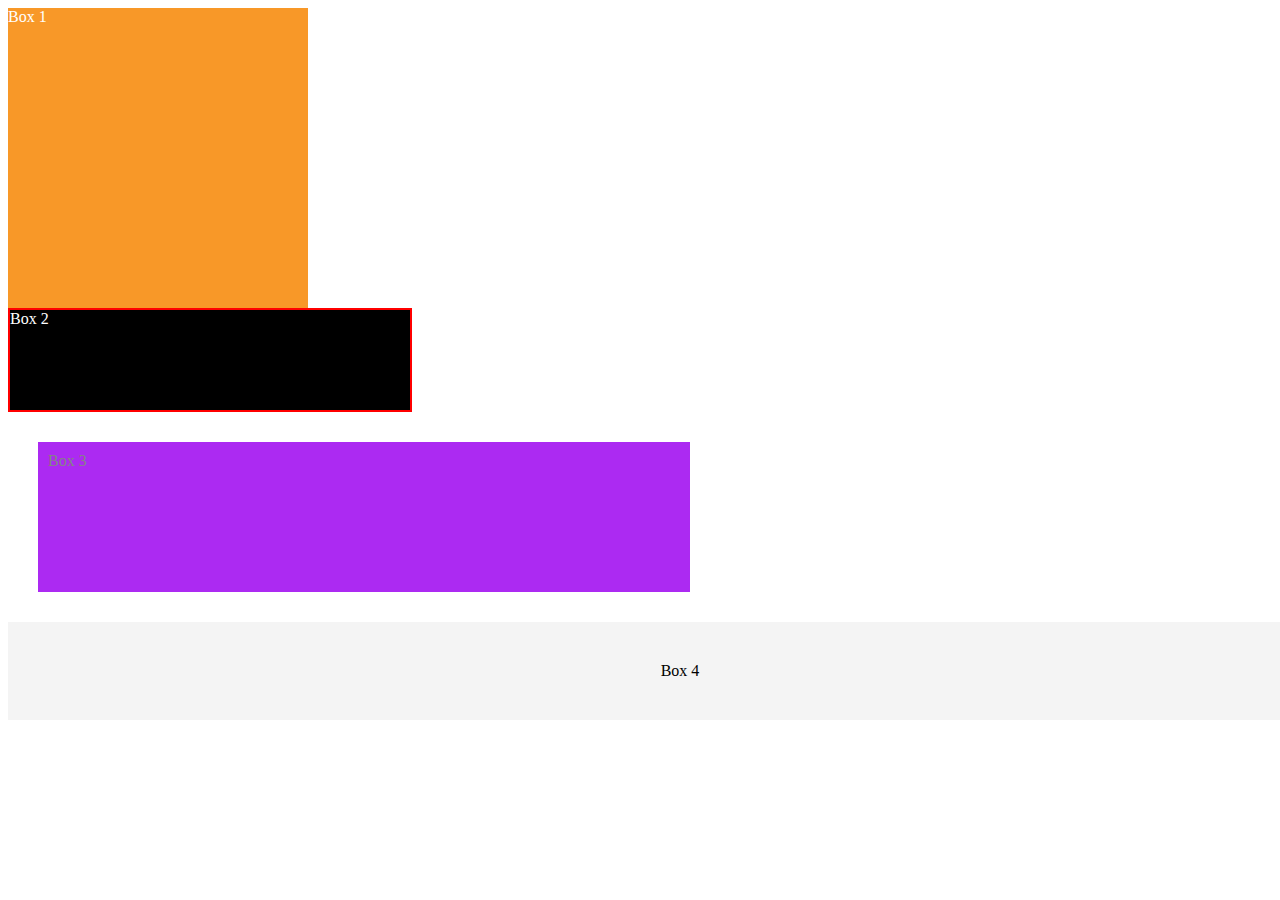
<file: Boxes/index.html>
<!doctype html>

<html lang="en">

<head>
  <meta charset="utf-8">
  <title>Insert Your Page Title Here</title>
  <meta name="description" content="This is the description that search engines will display. Aim for 145-155 characters.">
  <meta name="author" content="Insert the content author or owner name here">

  <!-- Link to your JS file -->
  <script src="scripts/script.js"></script>

  <!-- Link to your CSS file -->
  <link rel="stylesheet" href="css/style.css">

</head>


<body>

<div class="box1">Box 1</div>

<div class="box2">Box 2</div>

<div class="box3">Box 3</div>

<div class="box4">Box 4</div>



</body>

</html>
</file>
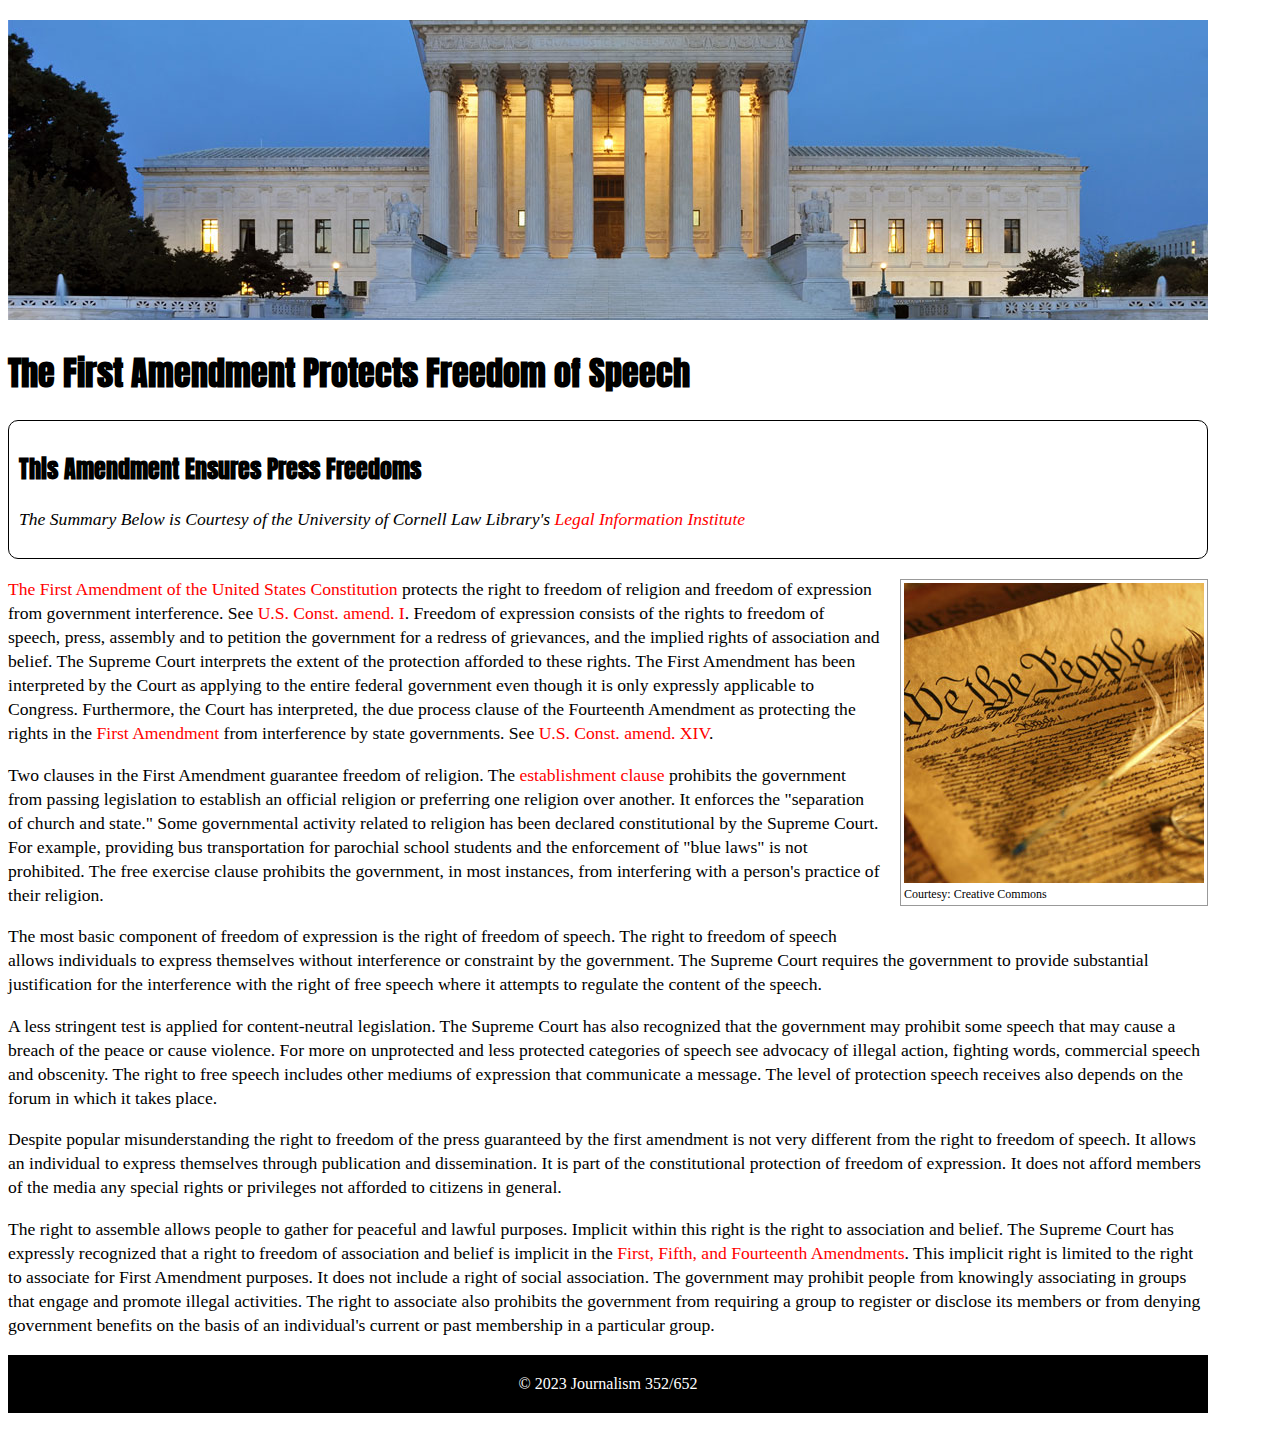
<file: Broken/index.html>
<!doctype html>
<html class="no-js" lang="en" dir="ltr">
<head>
<meta charset="utf-8">
<meta http-equiv="x-ua-compatible" content="ie=edge">
<meta name="viewport" content="width=device-width, initial-scale=1.0">
<title>This is the Title Tag?</title>
<link rel="stylesheet" href=css/style.css>
<link href="https://fonts.googleapis.com/css?family=Anton|Bitter" rel="stylesheet">


</head>
<body>

<div class="contentContainer">

<img src="images/supremeCourt.jpg" style="wide:100%; border:0; margin:0px0px20px0px"><br>
<h1>The First Amendment Protects Freedom of Speech</h1>


<div class="citation">
<h2>This Amendment Ensures Press Freedoms</h2>
<p><em>The Summary Below is Courtesy of the University of Cornell Law Library's <a href="www.law.cornell.edu/constitution/first_amendment" target="_blank">Legal Information Institute</a></em> </p>
</div>


<div class="photoRight"><img src="images/wethepeople.jpg" alt="U.S. Constitution"><br>
Courtesy: Creative Commons</div>

<p><a href="http://www.law.cornell.edu/constitution/constitution.billofrights.html#amendmenti" target="_blank">The First Amendment of the United States Constitution</a> protects the right to freedom of religion and freedom of expression from government interference. See <a href="http://www.law.cornell.edu/constitution/constitution.billofrights.html#amendmenti"> U.S. Const. amend. I</a>. Freedom of expression consists of the rights to freedom of speech, press, assembly and to petition the government for a redress of grievances, and the implied rights of association and belief. The Supreme Court interprets the extent of the protection afforded to these rights. The First Amendment has been interpreted by the Court as applying to the entire federal government even though it is only expressly applicable to Congress. Furthermore, the Court has interpreted, the due process clause of the Fourteenth Amendment as protecting the rights in the <a href="http://www.law.cornell.edu/constitution/constitution.billofrights.html#amendmenti">First Amendment</a> from interference by state governments. See <a href="http://www.law.cornell.edu/constitution/constitution.billofrights.html#amendmentxiv">U.S. Const. amend. XIV</a>.<br>

<p>Two clauses in the First Amendment guarantee freedom of religion. The <a href="http://topics.law.cornell.edu/wex/establishment_clause" target="_blank">establishment clause</a> prohibits the government from passing legislation to establish an official religion or preferring one religion over another. It enforces the "separation of church and state." Some governmental activity related to religion has been declared constitutional by the Supreme Court. For example, providing bus transportation for parochial school students and the enforcement of "blue laws" is not prohibited. The free exercise clause prohibits the government, in most instances, from interfering with a person's practice of their religion.</p>

<p>The most basic component of freedom of expression is the right of freedom of speech. The right to freedom of speech allows individuals to express themselves without interference or constraint by the government. The Supreme Court requires the government to provide substantial justification for the interference with the right of free speech where it attempts to regulate the content of the speech.</p>

<p>A less stringent test is applied for content-neutral legislation. The Supreme Court has also recognized that the government may prohibit some speech that may cause a breach of the peace or cause violence. For more on unprotected and less protected categories of speech see advocacy of illegal action, fighting words, commercial speech and obscenity. The right to free speech includes other mediums of expression that communicate a message.  The level of protection speech receives also depends on the forum in which it takes place.</p>   

<p>Despite popular misunderstanding the right to freedom of the press guaranteed by the first amendment is not very different from the right to freedom of speech. It allows an individual to express themselves through publication and dissemination. It is part of the constitutional protection of freedom of expression. It does not afford members of the media any special rights or privileges not afforded to citizens in general.</p>

<p>The right to assemble allows people to gather for peaceful and lawful purposes. Implicit within this right is the right to association and belief. The Supreme Court has expressly recognized that a right to freedom of association and belief is implicit in the <a href="http://www.law.cornell.edu/constitution/constitution.table.html#amendments" target="_blank">First, Fifth, and Fourteenth Amendments</a>. This implicit right is limited to the right to associate for First Amendment purposes. It does not include a right of social association. The government may prohibit people from knowingly associating in groups that engage and promote illegal activities. The right to associate also prohibits the government from requiring a group to register or disclose its members or from denying government benefits on the basis of an individual's current or past membership in a particular group.</p>



<div class="footerStyle">&copy; 2023 Journalism 352/652</div>
<br>


</body>
</html>
</file>
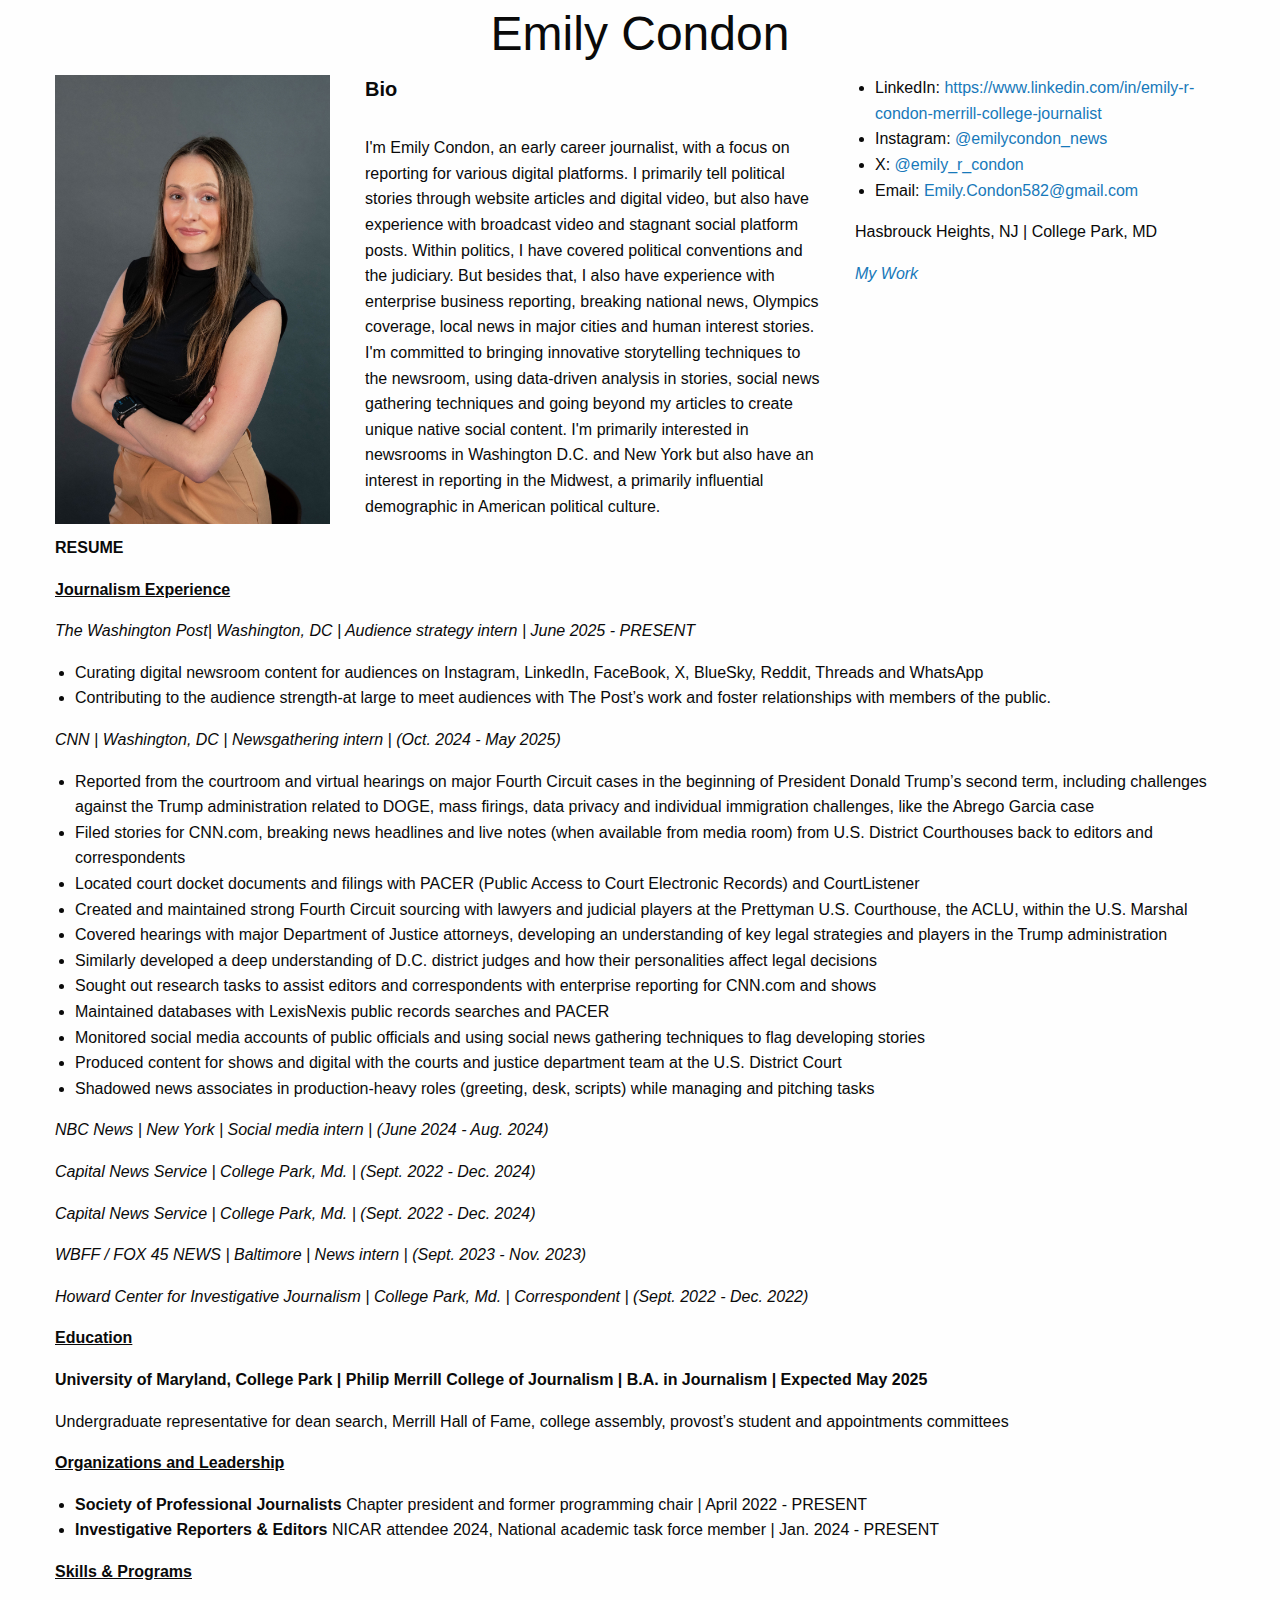
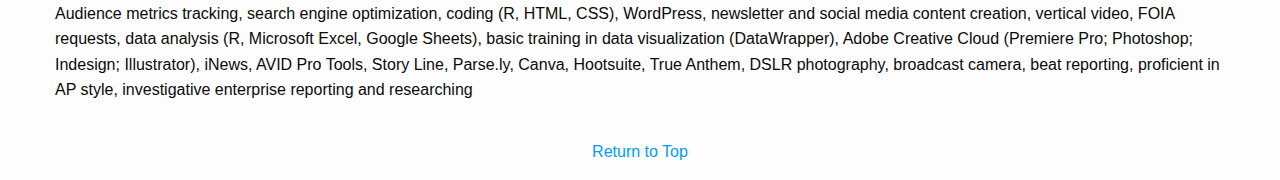
<file: Emily Condon/index.html>
<!doctype html>
<html class="no-js" lang="en" dir="ltr">
<head>
<meta charset="utf-8">
<meta http-equiv="x-ua-compatible" content="ie=edge">
<meta name="viewport" content="width=device-width, initial-scale=1.0">
<title>Emily Condon</title>
<meta name="description" content="Emily Condon Portfolio">
<link rel="stylesheet" href="css/foundation.css">
<link rel="stylesheet" href="css/app.css">
</head>
<body>

<!-- BODY COPY -->
<div class="grid-container">

<!-- First Row -->
<div class="grid-x">
  <div class="large-12 medium-12 small-12 cell" style="text-align:center">
  <h1>Emily Condon</h1>
  </div>
</div>

<!-- Second Row -->
<div class="grid-x grid-padding-x">
  <div class="large-8 medium-8 small-12 cell">
    <img src="images/EmilyCondonPortrait_5470.JPG" width="275" class="leftimage" alt="Portrait">
    <h5><b>Bio</b></h5>
    <br>
    <p>I'm Emily Condon, an early career journalist, with a focus on reporting for various digital platforms. I primarily tell political stories through website articles and digital video, but also have experience with broadcast video and stagnant social platform posts. Within politics, I have covered political conventions and the judiciary. But besides that, I also have experience with enterprise business reporting, breaking national news, Olympics coverage, local news in major cities and human interest stories. I'm committed to bringing innovative storytelling techniques to the newsroom, using data-driven analysis in stories, social news gathering techniques and going beyond my articles to create unique native social content. I'm primarily interested in newsrooms in Washington D.C. and New York but also have an interest in reporting in the Midwest, a primarily influential demographic in American political culture.</p>
  </div>

  <div class="large-4 medium-4 small-12 cell">
    <ul>
      <li>LinkedIn: <a href="https://www.linkedin.com/in/emily-r-condon-merrill-college-journalist" target="_blank">https://www.linkedin.com/in/emily-r-condon-merrill-college-journalist</a></li>
      <li>Instagram: <a href="https://www.instagram.com/emilycondon_news/" target="_blank">@emilycondon_news</a></li>
      <li>X: <a href="https://x.com/emily_r_condon?lang=en" target="_blank">@emily_r_condon</a></li>
      <li>Email: <a href="mailto:Emily.Condon582@gmail.com">Emily.Condon582@gmail.com</a></li>
    </ul>
    <p>Hasbrouck Heights, NJ | College Park, MD</p>
    <p><em><a href="my_work.html" target="_blank">My Work</a></em></p>
  </div>
</div>

<!-- Third Row -->
<div class="grid-x grid-padding-x">
  <div class="large-12 medium-12 small-12 cell">
    <p><b>RESUME</b></p>
    <p><b><u>Journalism Experience</u></b></p>
    <p><em>The Washington Post| Washington, DC | Audience strategy intern | June 2025 - PRESENT</em></p>
    <ul>
      <li>Curating digital newsroom content for audiences on Instagram, LinkedIn, FaceBook, X, BlueSky, Reddit, Threads and WhatsApp</li>
      <li>Contributing to the audience strength-at large to meet audiences with The Post’s work and foster relationships with members of the public.</li>
    </ul>
    <p><em>CNN | Washington, DC | Newsgathering intern | (Oct. 2024 - May 2025)</em></p>
    <ul>
      <li>Reported from the courtroom and virtual hearings on major Fourth Circuit cases in the beginning of President Donald Trump’s second term, including challenges against the Trump administration related to DOGE, mass firings, data privacy and individual immigration challenges, like the Abrego Garcia case</li>
      <li>Filed stories for CNN.com, breaking news headlines and live notes (when available from media room) from U.S. District Courthouses back to editors and correspondents</li>
      <li>Located court docket documents and filings with PACER (Public Access to Court Electronic Records) and CourtListener</li>
      <li>Created and maintained strong Fourth Circuit sourcing with lawyers and judicial players at the Prettyman U.S. Courthouse, the ACLU, within the U.S. Marshal</li>
      <li>Covered hearings with major Department of Justice attorneys, developing an understanding of key legal strategies and players in the Trump administration</li>
      <li>Similarly developed a deep understanding of D.C. district judges and how their personalities affect legal decisions</li>
      <li>Sought out research tasks to assist editors and correspondents with enterprise reporting for CNN.com and shows</li>
      <li>Maintained databases with LexisNexis public records searches and PACER</li>
      <li>Monitored social media accounts of public officials and using social news gathering techniques to flag developing stories</li>
      <li>Produced content for shows and digital with the courts and justice department team at the U.S. District Court</li>
      <li>Shadowed news associates in production-heavy roles (greeting, desk, scripts) while managing and pitching tasks</li>
    </ul>
    <p><em>NBC News | New York | Social media intern | (June 2024 - Aug. 2024)</em></p>
    <p><em>Capital News Service | College Park, Md. | (Sept. 2022  - Dec. 2024)</em></p>
    <p><em>Capital News Service | College Park, Md. | (Sept. 2022  - Dec. 2024)</em></p>
    <p><em>WBFF / FOX 45 NEWS | Baltimore | News intern | (Sept. 2023  - Nov. 2023)</em></p>
    <p><em>Howard Center for Investigative Journalism | College Park, Md. | Correspondent | (Sept. 2022  - Dec. 2022)</em></p>

    <p><b><u>Education</u></b></p>
    <p><b>University of Maryland, College Park | Philip Merrill College of Journalism | B.A. in Journalism | Expected May 2025</b></p>
    <p>Undergraduate representative for dean search, Merrill Hall of Fame, college assembly, provost’s student and appointments committees</p>

    <p><b><u>Organizations and Leadership</b></u></b></p>
    <ul>
      <li><b>Society of Professional Journalists</b> Chapter president and former programming chair | April 2022 - PRESENT</li>
      <li><b>Investigative Reporters & Editors</b> NICAR attendee 2024, National academic task force member | Jan. 2024 - PRESENT</li>
    </ul>
  <p><b><u>Skills & Programs</b></u></b></p>
  <p>Audience metrics tracking, search engine optimization, coding (R, HTML, CSS), WordPress, newsletter and social media content creation, vertical video, FOIA requests, data analysis (R, Microsoft Excel, Google Sheets), basic training in data visualization (DataWrapper), Adobe Creative Cloud (Premiere Pro; Photoshop; Indesign; Illustrator), iNews, AVID Pro Tools, Story Line, Parse.ly, Canva, Hootsuite, True Anthem, DSLR photography, broadcast camera, beat reporting, proficient in AP style, investigative enterprise reporting and researching</p>



  </div>
</div>




<p class="rtt"><a href="#top">Return to Top</a></p>
</div>
</div>
</div>
</div>
<!-- END BODY COPY -->





<script src="js/vendor/jquery.js"></script>
<script src="js/vendor/what-input.js"></script>
<script src="js/vendor/foundation.js"></script>
<script src="js/app.js"></script>
</body>
</html>
</file>
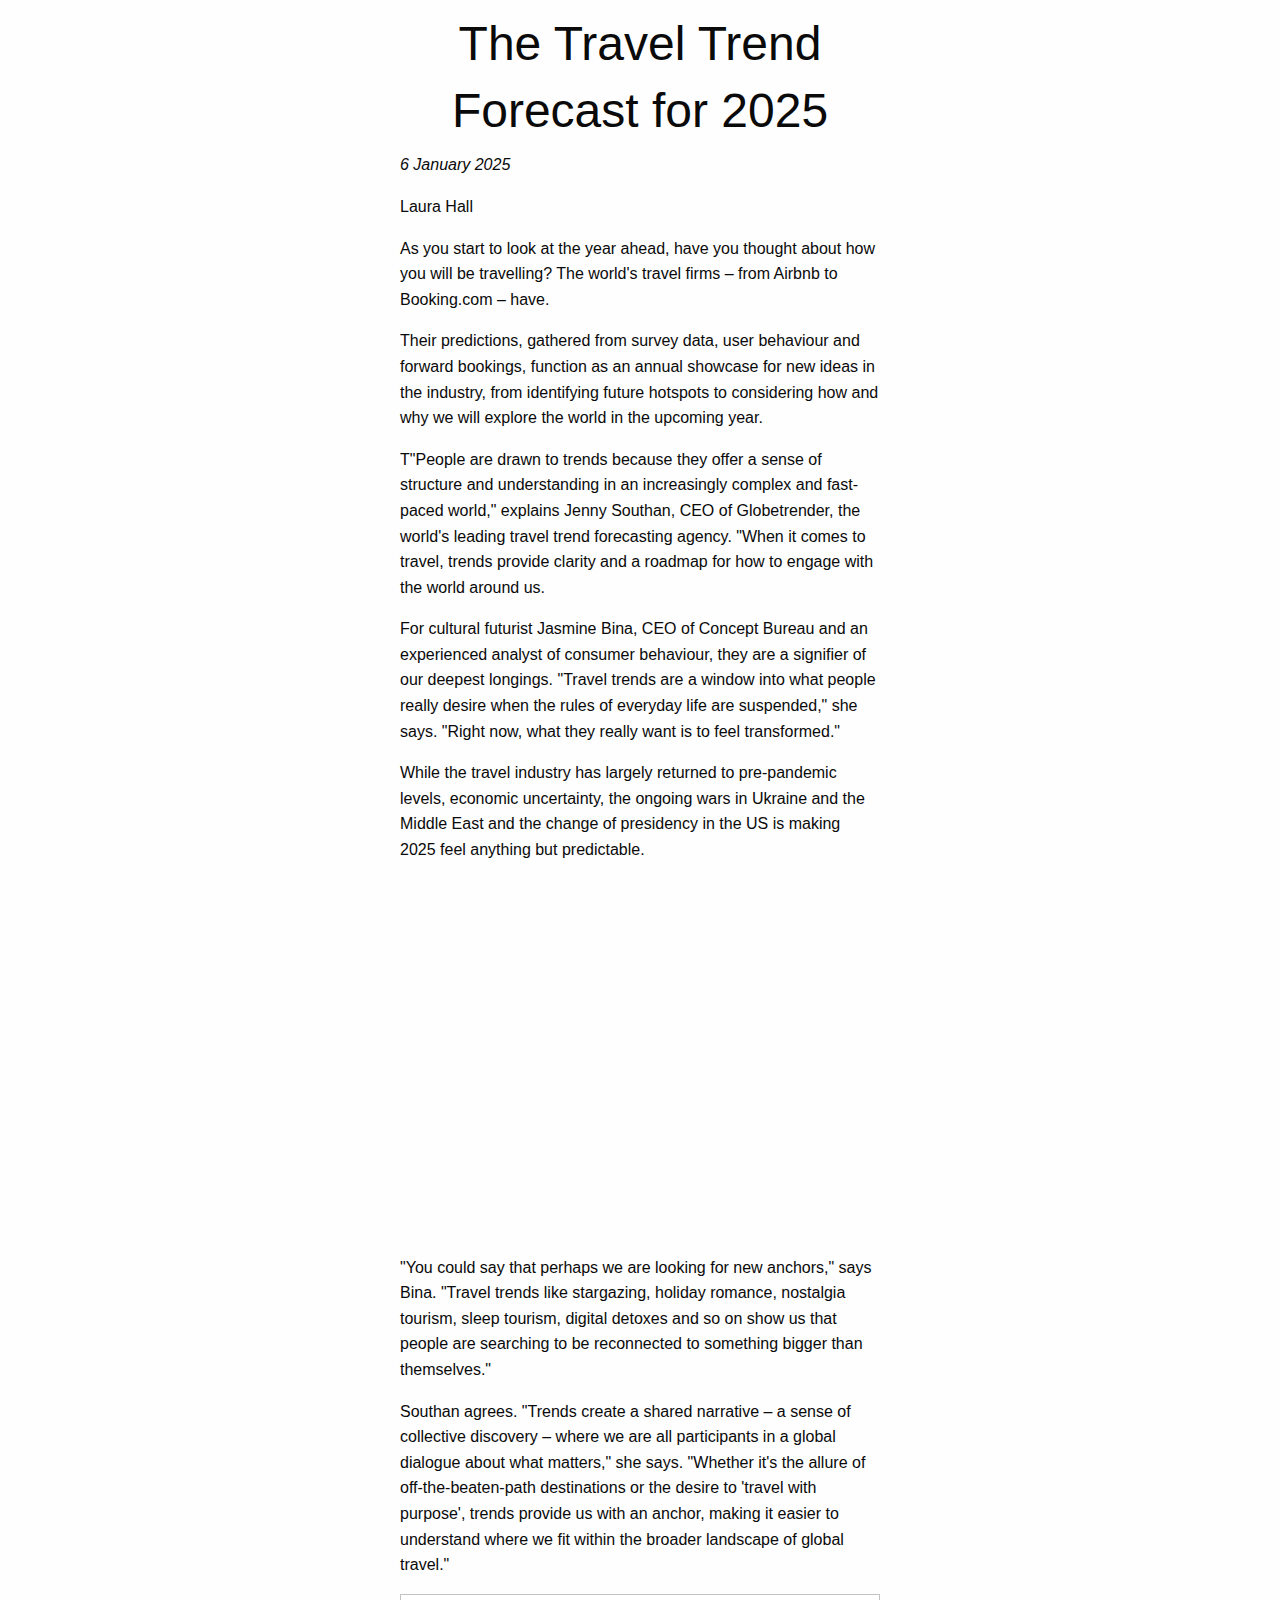
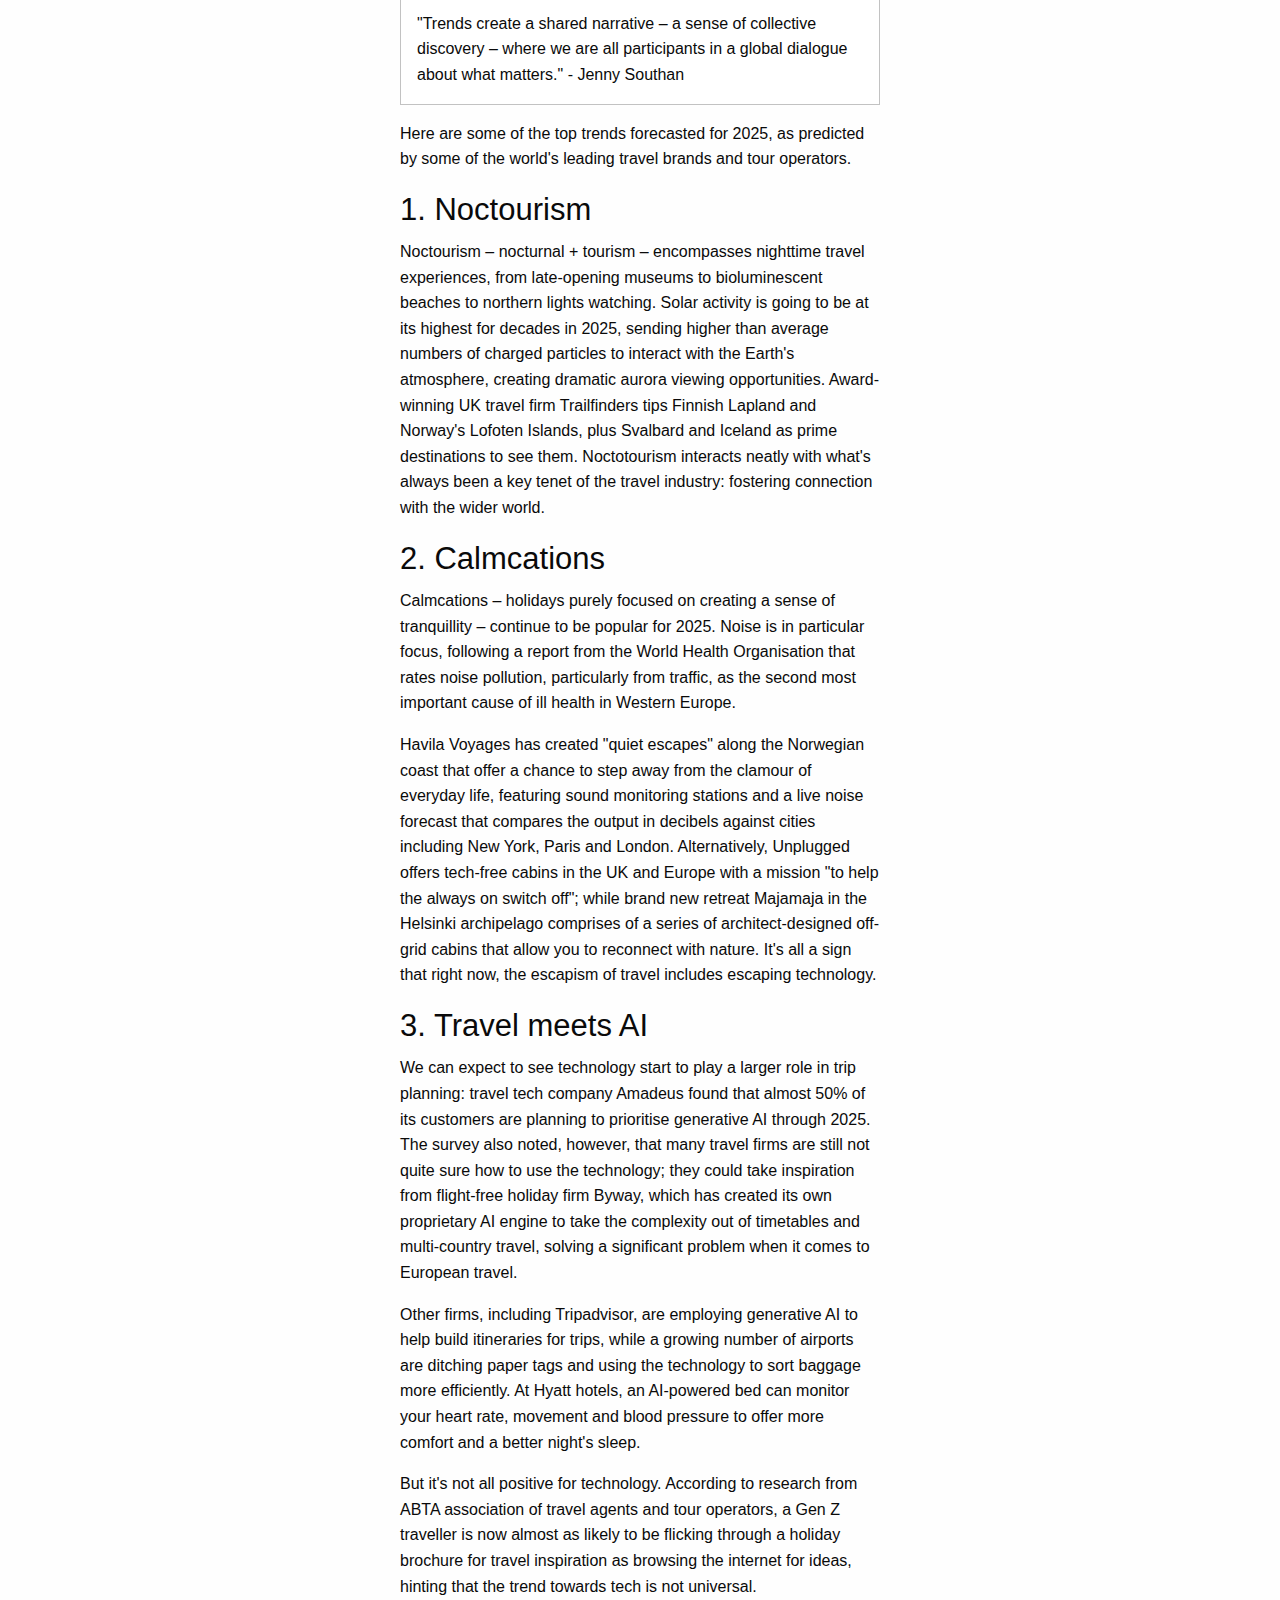
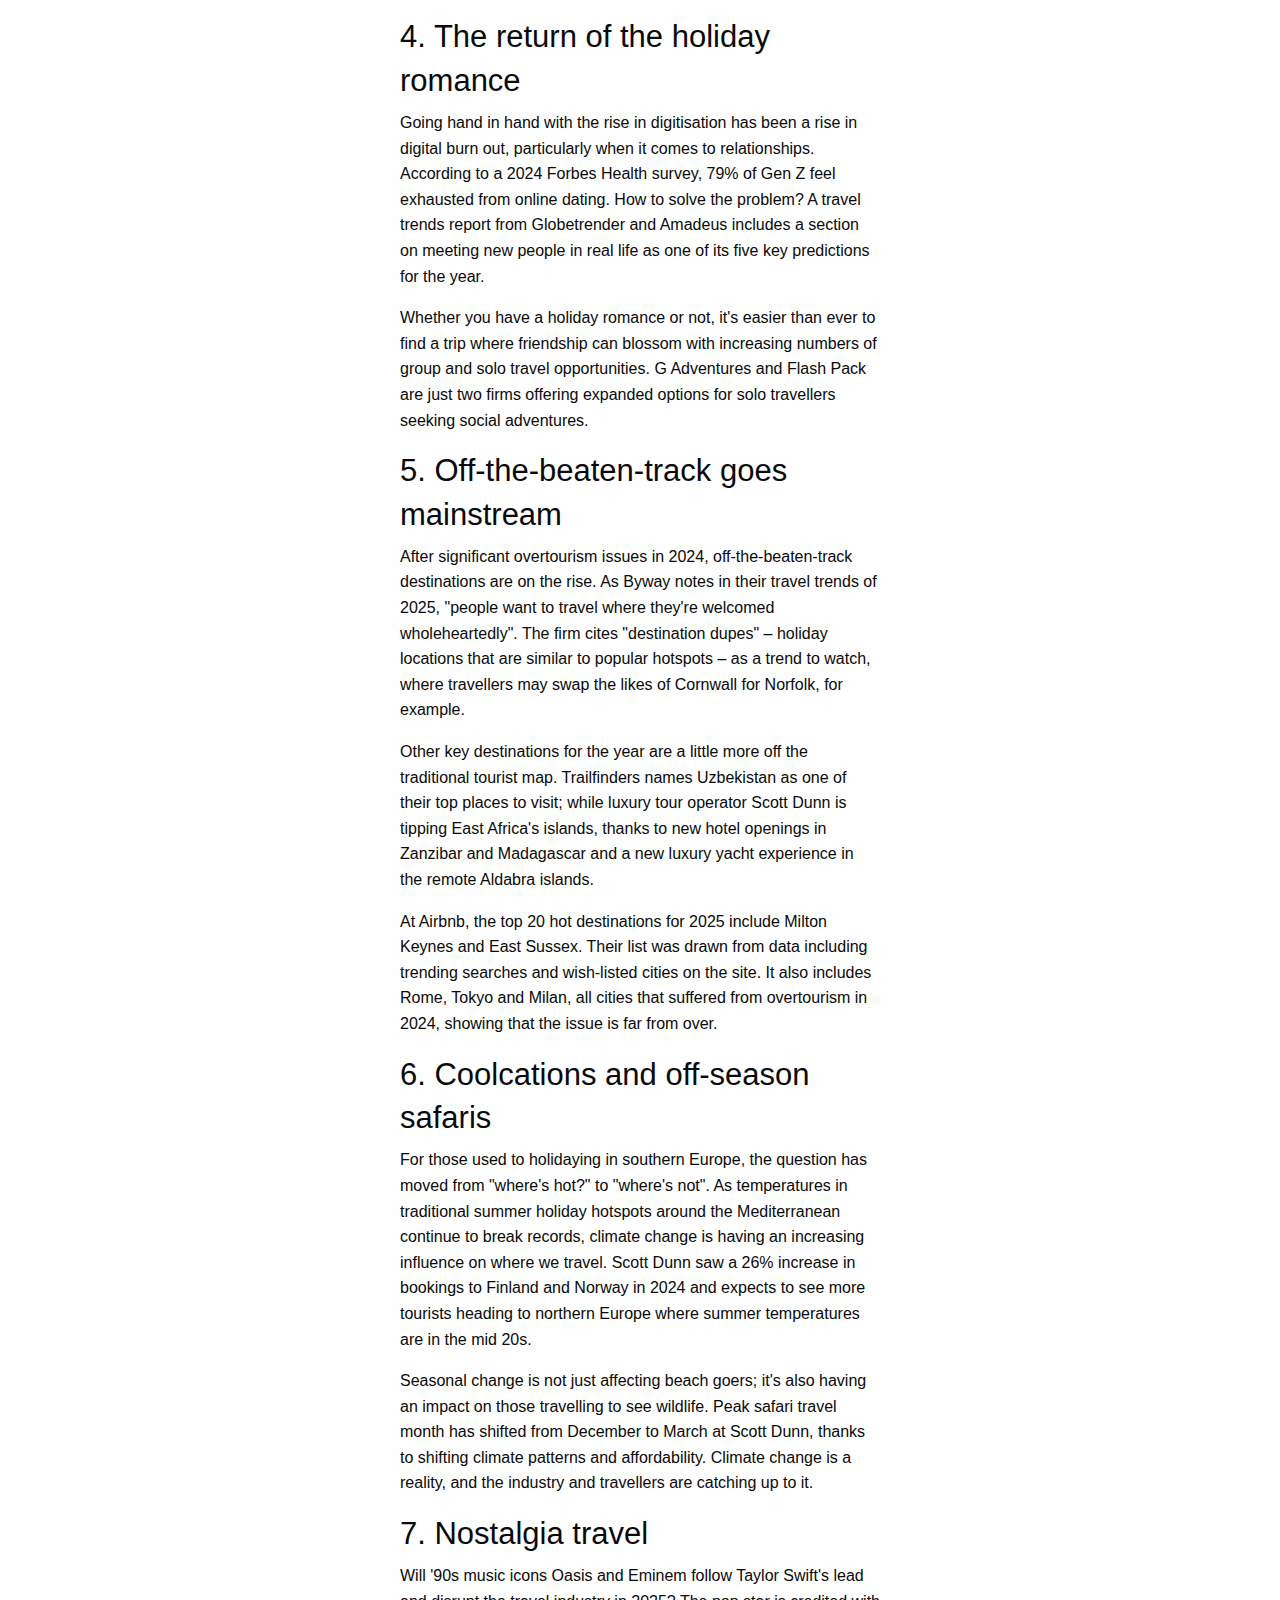
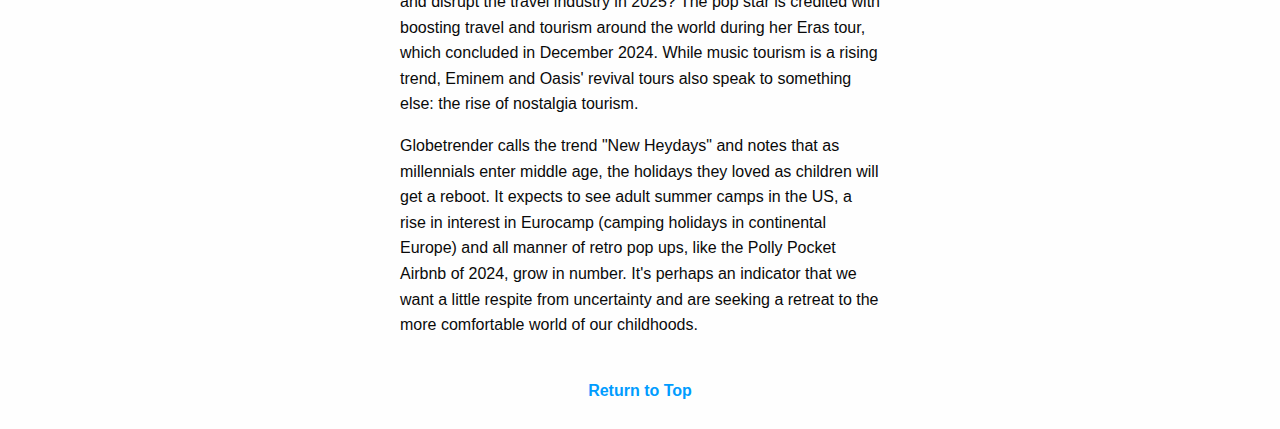
<file: Foundation Midterm/index.html>
<!doctype html>
<html class="no-js" lang="en" dir="ltr">
<head>
<meta charset="utf-8">
<meta http-equiv="x-ua-compatible" content="ie=edge">
<meta name="viewport" content="width=device-width, initial-scale=1.0">
<title>Travel Trend Forecast 2025</title>
<meta name="description" content="List of the top seven trends that travel experts predict for 2025. Useful to tourists and anyone looking to explore cultures, nature, and new ways to relax.">
<link rel="stylesheet" href="css/foundation.css">
<link rel="stylesheet" href="css/app.css">
</head>
<body>

<!-- BODY COPY -->
<div class="grid-container">
<div class="grid-x grid-padding-x">
<div class="content">
<div class="large-8 medium-8 small-12 cell">


<!-- Headline, in a division to center it -->

<div align="center"><h1>The Travel Trend Forecast for 2025</h1></div>

<!-- Dateline and Byline -->
<p><i>6 January 2025</i></p>
<p>Laura Hall</p>

<!-- insert image -->

<p>As you start to look at the year ahead, have you thought about how you will be travelling? The world's travel firms – from Airbnb to Booking.com – have.</p>

<p>Their predictions, gathered from survey data, user behaviour and forward bookings, function as an annual showcase for new ideas in the industry, from identifying future hotspots to considering how and why we will explore the world in the upcoming year.</p>

<p>T"People are drawn to trends because they offer a sense of structure and understanding in an increasingly complex and fast-paced world," explains Jenny Southan, CEO of Globetrender, the world's leading travel trend forecasting agency. "When it comes to travel, trends provide clarity and a roadmap for how to engage with the world around us.</p>

<p>For cultural futurist Jasmine Bina, CEO of Concept Bureau and an experienced analyst of consumer behaviour, they are a signifier of our deepest longings. "Travel trends are a window into what people really desire when the rules of everyday life are suspended," she says. "Right now, what they really want is to feel transformed."</p>

<p>While the travel industry has largely returned to pre-pandemic levels, economic uncertainty, the ongoing wars in Ukraine and the Middle East and the change of presidency in the US is making 2025 feel anything but predictable.</p>

<div class="responsive-embed">
  <iframe width="420" height="315" src="https://www.youtube.com/embed/mM5_T-F1Yn4" frameborder="0" allowfullscreen></iframe>
</div>

<p>"You could say that perhaps we are looking for new anchors," says Bina. "Travel trends like stargazing, holiday romance, nostalgia tourism, sleep tourism, digital detoxes and so on show us that people are searching to be reconnected to something bigger than themselves."</p>

<p>Southan agrees. "Trends create a shared narrative – a sense of collective discovery – where we are all participants in a global dialogue about what matters," she says. "Whether it's the allure of off-the-beaten-path destinations or the desire to 'travel with purpose', trends provide us with an anchor, making it easier to understand where we fit within the broader landscape of global travel."</p>

<!-- quote or callout or something -->
<div class="callout">
  <p>"Trends create a shared narrative – a sense of collective discovery – where we are all participants in a global dialogue about what matters." - Jenny Southan</p>
</div>

<p>Here are some of the top trends forecasted for 2025, as predicted by some of the world's leading travel brands and tour operators.</p>

<!-- insert multimedia -->

<h3>1. Noctourism</h3>
<p>Noctourism – nocturnal + tourism – encompasses nighttime travel experiences, from late-opening museums to bioluminescent beaches to northern lights watching. Solar activity is going to be at its highest for decades in 2025, sending higher than average numbers of charged particles to interact with the Earth's atmosphere, creating dramatic aurora viewing opportunities. Award-winning UK travel firm Trailfinders tips Finnish Lapland and Norway's Lofoten Islands, plus Svalbard and Iceland as prime destinations to see them. Noctotourism interacts neatly with what's always been a key tenet of the travel industry: fostering connection with the wider world.</p>

<h3>2. Calmcations</h3>
<p>Calmcations – holidays purely focused on creating a sense of tranquillity – continue to be popular for 2025. Noise is in particular focus, following a report from the World Health Organisation that rates noise pollution, particularly from traffic, as the second most important cause of ill health in Western Europe.</p>

<p>Havila Voyages has created "quiet escapes" along the Norwegian coast that offer a chance to step away from the clamour of everyday life, featuring sound monitoring stations and a live noise forecast that compares the output in decibels against cities including New York, Paris and London. Alternatively, Unplugged offers tech-free cabins in the UK and Europe with a mission "to help the always on switch off"; while brand new retreat Majamaja in the Helsinki archipelago comprises of a series of architect-designed off-grid cabins that allow you to reconnect with nature. It's all a sign that right now, the escapism of travel includes escaping technology.</p>

<h3>3. Travel meets AI</h3>
<p>We can expect to see technology start to play a larger role in trip planning: travel tech company Amadeus found that almost 50% of its customers are planning to prioritise generative AI through 2025. The survey also noted, however, that many travel firms are still not quite sure how to use the technology; they could take inspiration from flight-free holiday firm Byway, which has created its own proprietary AI engine to take the complexity out of timetables and multi-country travel, solving a significant problem when it comes to European travel.</p>

<p>Other firms, including Tripadvisor, are employing generative AI to help build itineraries for trips, while a growing number of airports are ditching paper tags and using the technology to sort baggage more efficiently. At Hyatt hotels, an AI-powered bed can monitor your heart rate, movement and blood pressure to offer more comfort and a better night's sleep.</p>

<p>But it's not all positive for technology. According to research from ABTA association of travel agents and tour operators, a Gen Z traveller is now almost as likely to be flicking through a holiday brochure for travel inspiration as browsing the internet for ideas, hinting that the trend towards tech is not universal.</p>

<!-- possible insert multimedia but not need -->

<h3>4. The return of the holiday romance</h3>
<p>Going hand in hand with the rise in digitisation has been a rise in digital burn out, particularly when it comes to relationships. According to a 2024 Forbes Health survey, 79% of Gen Z feel exhausted from online dating. How to solve the problem? A travel trends report from Globetrender and Amadeus includes a section on meeting new people in real life as one of its five key predictions for the year.</p>

<p>Whether you have a holiday romance or not, it's easier than ever to find a trip where friendship can blossom with increasing numbers of group and solo travel opportunities. G Adventures and Flash Pack are just two firms offering expanded options for solo travellers seeking social adventures.</p>

<h3>5. Off-the-beaten-track goes mainstream</h3>
<p>After significant overtourism issues in 2024, off-the-beaten-track destinations are on the rise. As Byway notes in their travel trends of 2025, "people want to travel where they're welcomed wholeheartedly". The firm cites "destination dupes" – holiday locations that are similar to popular hotspots – as a trend to watch, where travellers may swap the likes of Cornwall for Norfolk, for example.</p>

<p>Other key destinations for the year are a little more off the traditional tourist map. Trailfinders names Uzbekistan as one of their top places to visit; while luxury tour operator Scott Dunn is tipping East Africa's islands, thanks to new hotel openings in Zanzibar and Madagascar and a new luxury yacht experience in the remote Aldabra islands.</p>

<p>At Airbnb, the top 20 hot destinations for 2025 include Milton Keynes and East Sussex. Their list was drawn from data including trending searches and wish-listed cities on the site. It also includes Rome, Tokyo and Milan, all cities that suffered from overtourism in 2024, showing that the issue is far from over.</p>

<h3>6. Coolcations and off-season safaris</h3>
<p>For those used to holidaying in southern Europe, the question has moved from "where's hot?" to "where's not". As temperatures in traditional summer holiday hotspots around the Mediterranean continue to break records, climate change is having an increasing influence on where we travel. Scott Dunn saw a 26% increase in bookings to Finland and Norway in 2024 and expects to see more tourists heading to northern Europe where summer temperatures are in the mid 20s.</p>

<p>Seasonal change is not just affecting beach goers; it's also having an impact on those travelling to see wildlife. Peak safari travel month has shifted from December to March at Scott Dunn, thanks to shifting climate patterns and affordability. Climate change is a reality, and the industry and travellers are catching up to it.</p>

<h3>7. Nostalgia travel</h3>
<p>Will '90s music icons Oasis and Eminem follow Taylor Swift's lead and disrupt the travel industry in 2025? The pop star is credited with boosting travel and tourism around the world during her Eras tour, which concluded in December 2024. While music tourism is a rising trend, Eminem and Oasis' revival tours also speak to something else: the rise of nostalgia tourism.</p>

<p>Globetrender calls the trend "New Heydays" and notes that as millennials enter middle age, the holidays they loved as children will get a reboot. It expects to see adult summer camps in the US, a rise in interest in Eurocamp (camping holidays in continental Europe) and all manner of retro pop ups, like the Polly Pocket Airbnb of 2024, grow in number. It's perhaps an indicator that we want a little respite from uncertainty and are seeking a retreat to the more comfortable world of our childhoods.</p>

<p class="rtt"><a href="#top">Return to Top</a></p>
</div>
</div>
</div>
</div>
<!-- END BODY COPY -->





<script src="js/vendor/jquery.js"></script>
<script src="js/vendor/what-input.js"></script>
<script src="js/vendor/foundation.js"></script>
<script src="js/app.js"></script>
</body>
</html>
</file>
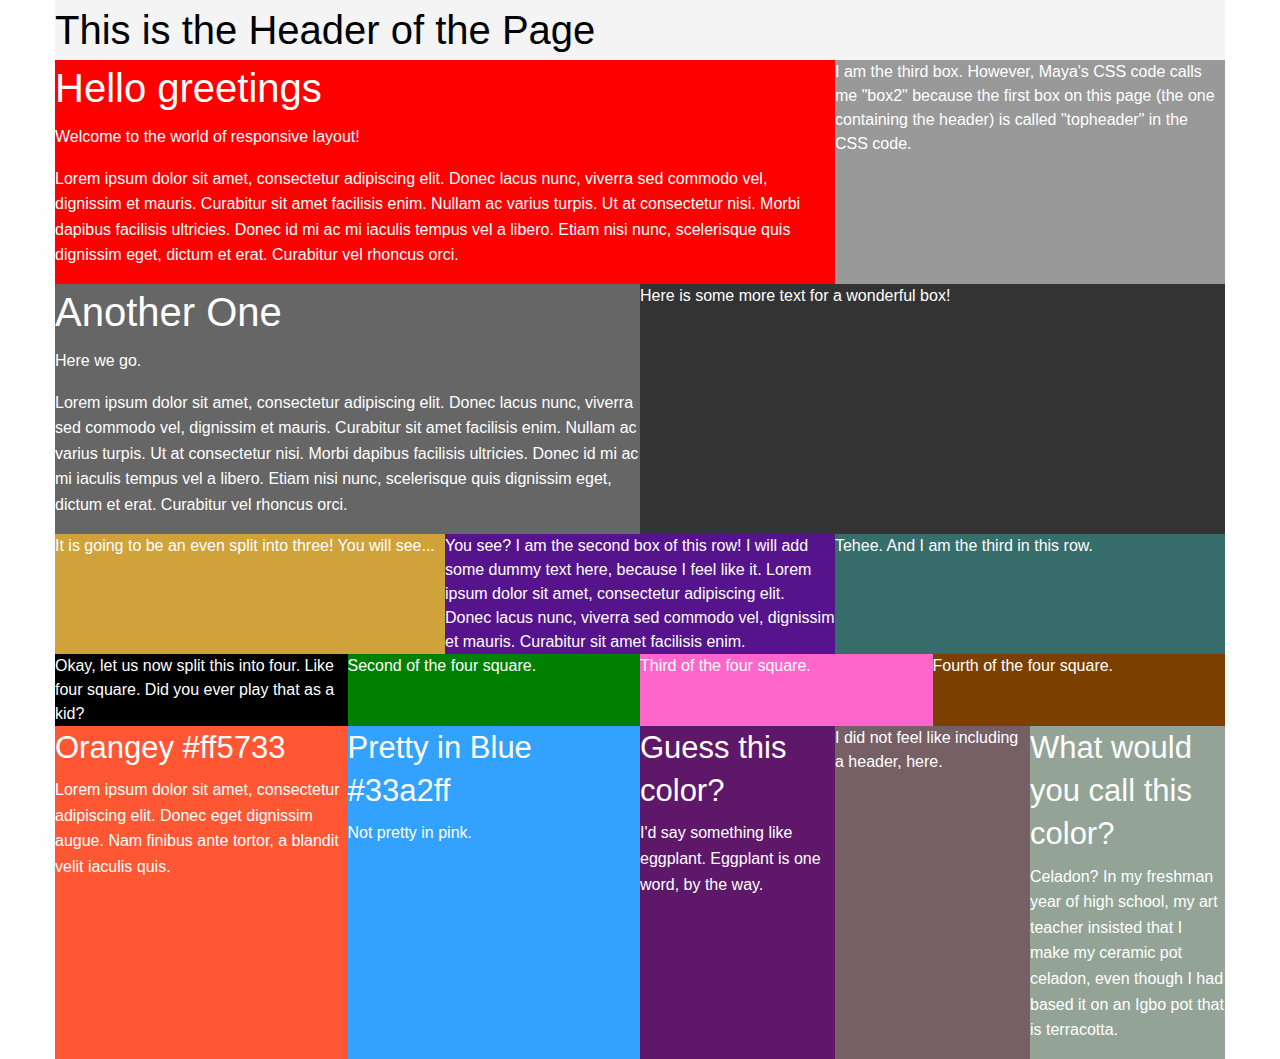
<file: FoundationStarterWeek7/index.html>
<!doctype html>
<html class="no-js" lang="en" dir="ltr">
<head>
<meta charset="utf-8">
<meta http-equiv="x-ua-compatible" content="ie=edge">
<meta name="viewport" content="width=device-width, initial-scale=1.0">
<title>Foundation for Sites</title>
<link rel="stylesheet" href="css/foundation.css">
<link rel="stylesheet" href="css/app.css">


</head>
<body>

<div class="grid-container">
	<!-- first horizontal -->
	<div class="grid-x">
	<div class="large-12 medium-12 small-12 cell topheader"> This is the Header of the Page</div></div>

<!-- second horizontal -->
<div class="grid-x">
	<div class="large-8 medium-8 small-12 cell box1"><h2>Hello greetings</h2><p>Welcome to the world of responsive layout!</p><p>Lorem ipsum dolor sit amet, consectetur adipiscing elit. Donec lacus nunc, viverra sed commodo vel, dignissim et mauris. Curabitur sit amet facilisis enim. Nullam ac varius turpis. Ut at consectetur nisi. Morbi dapibus facilisis ultricies. Donec id mi ac mi iaculis tempus vel a libero. Etiam nisi nunc, scelerisque quis dignissim eget, dictum et erat. Curabitur vel rhoncus orci.</p></div>
	<div class="large-4 medium-4 small-12 cell box2">I am the third box. However, Maya's CSS code calls me "box2" because the first box on this page (the one containing the header) is called "topheader" in the CSS code.</div>
</div>

<!-- third horizontal -->
<div class="grid-x">
	<div class="large-6 medium-6 small-12 cell box3"><h2>Another One</h2><p>Here we go.</p><p>Lorem ipsum dolor sit amet, consectetur adipiscing elit. Donec lacus nunc, viverra sed commodo vel, dignissim et mauris. Curabitur sit amet facilisis enim. Nullam ac varius turpis. Ut at consectetur nisi. Morbi dapibus facilisis ultricies. Donec id mi ac mi iaculis tempus vel a libero. Etiam nisi nunc, scelerisque quis dignissim eget, dictum et erat. Curabitur vel rhoncus orci.</p></div>
	<div class="large-6 medium-6 small-12 cell box4">Here is some more text for a wonderful box!</div>
</div>

<!-- fourth horizontal -->
<div class="grid-x">
	<div class="large-4 medium-4 small-12 cell box5">It is going to be an even split into three! You will see...</div>
	<div class="large-4 medium-4 small-12 cell box6">You see? I am the second box of this row! I will add some dummy text here, because I feel like it. Lorem ipsum dolor sit amet, consectetur adipiscing elit. Donec lacus nunc, viverra sed commodo vel, dignissim et mauris. Curabitur sit amet facilisis enim.</div>
	<div class="large-4 medium-4 small-12 cell box7">Tehee. And I am the third in this row.</div>
</div>

<!-- fifth horizontal -->
<div class="grid-x">
	<div class="large-3 medium-6 small-12 cell box8">Okay, let us now split this into four. Like four square. Did you ever play that as a kid?</div>
	<div class="large-3 medium-6 small-12 cell box9">Second of the four square.</div>
	<div class="large-3 medium-6 small-12 cell box10">Third of the four square.</div>
	<div class="large-3 medium-6 small-12 cell box11">Fourth of the four square.</div>

<!-- sixth horizontal -->
<div class="grid-x">
	<div class="large-3 medium-4 small-12 cell box12"><h3>Orangey #ff5733</h3><p>Lorem ipsum dolor sit amet, consectetur adipiscing elit. Donec eget dignissim augue. Nam finibus ante tortor, a blandit velit iaculis quis.</p></div>
	<div class="large-3 medium-4 small-12 cell box13"><h3>Pretty in Blue #33a2ff</h3><p>Not pretty in pink.</p></div>
	<div class="large-2 medium-4 small-12 cell box14"><h3>Guess this color?</h3><p>I'd say something like eggplant. Eggplant is one word, by the way.</p></div>
	<div class="large-2 medium-4 small-12 cell box15">I did not feel like including a header, here.</div>
	<div class="large-2 medium-4 small-12 cell box16"><h3>What would you call this color?</h3><p>Celadon? In my freshman year of high school, my art teacher insisted that I make my ceramic pot celadon, even though I had based it on an Igbo pot that is terracotta.</p></div>

</div>

<script src="js/vendor/jquery.js"></script>
<script src="js/vendor/what-input.js"></script>
<script src="js/vendor/foundation.js"></script>
<script src="js/app.js"></script>
</body>
</html>
</file>
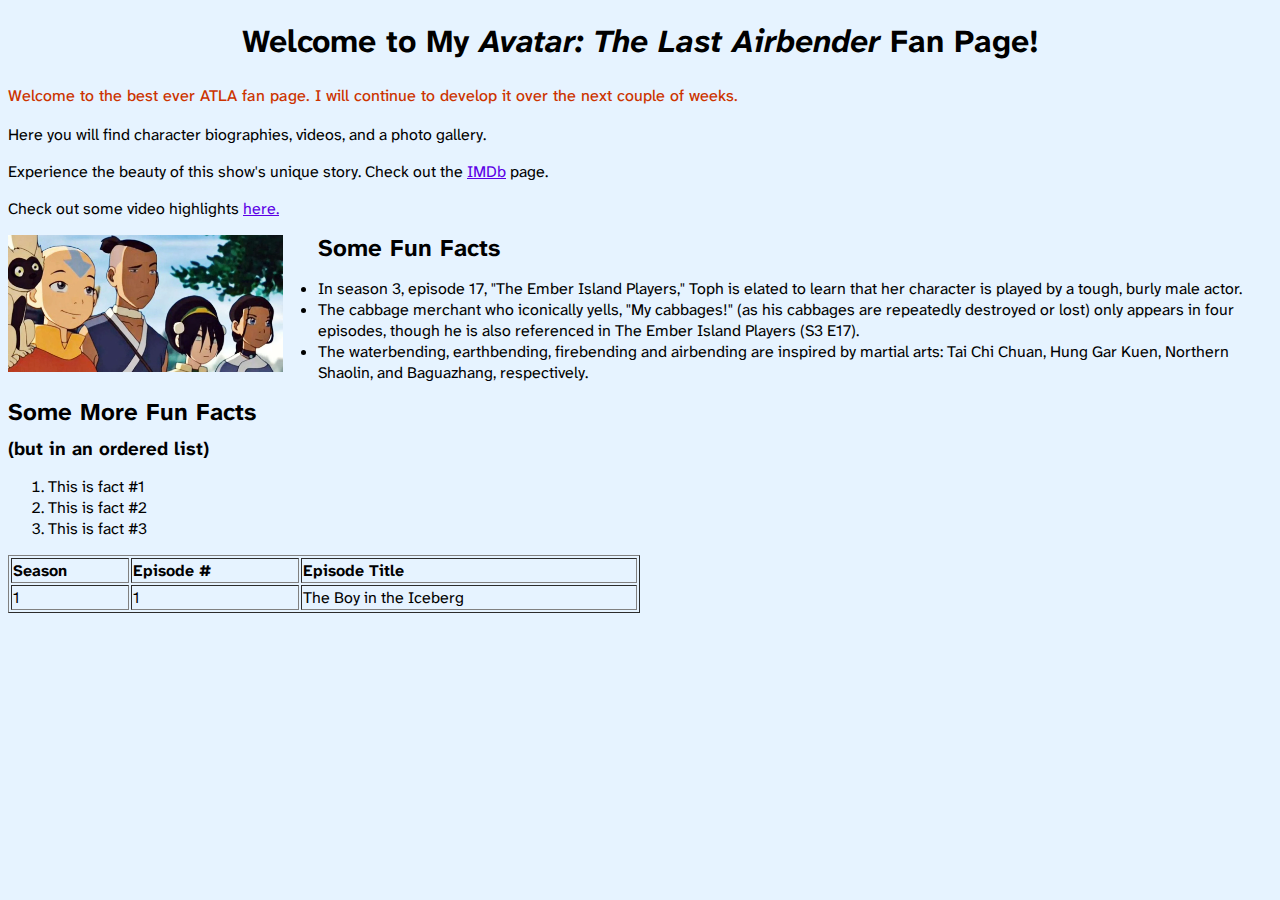
<file: Starter/index.html>
<!doctype html>

<html lang="en">

<head>
  <meta charset="utf-8">
  <title>Welcome to My Fan Page</title>
  <meta name="description" content="This is the description that search engines will display. Aim for 145-155 characters.">
  <meta name="author" content="Insert the content author or owner name here">

  <!-- Link to your JS file -->
  <script src="scripts/script.js"></script>

  <!-- Link to your CSS file -->
  <link rel="stylesheet" href="css/style.css">

<link rel="preconnect" href="https://fonts.googleapis.com">
<link rel="preconnect" href="https://fonts.gstatic.com" crossorigin>
<link href="https://fonts.googleapis.com/css2?family=Atkinson+Hyperlegible+Mono:ital,wght@0,200..800;1,200..800&family=Atkinson+Hyperlegible+Next:ital,wght@0,200..800;1,200..800&display=swap" rel="stylesheet">

</head>


<body>
<!-- below, I make a division to center the heading -->
<div align="center"><h1>Welcome to My <em>Avatar: The Last Airbender</em> Fan Page!</h1></div>


<p class="subhead">Welcome to the best ever ATLA fan page. I will continue to develop it over the next couple of weeks.</p>

<p>Here you will find character biographies, videos, and a photo gallery.</p>

<p>Experience the beauty of this show's unique story. Check out the <a href="https://www.imdb.com/title/tt0417299/" target="_blank">IMDb</a> page.</p>

<p>Check out some video highlights <a href="video.html" target="_blank">here.</a></p>

<!-- this is invisible text just to use for notation. Use this so track doing. -->

<img src="images/last-airbender-image.webp" width="275" align="left" class="leftimage">

<h2 class="heading_lineheight1">Some Fun Facts</h2>

<ul>
  <li>In season 3, episode 17, "The Ember Island Players," Toph is elated to learn that her character is played by a tough, burly male actor.</li>
  <li>The cabbage merchant who iconically yells, "My cabbages!" (as his cabbages are repeatedly destroyed or lost) only appears in four episodes, though he is also referenced in The Ember Island Players (S3 E17).</li>
  <li>The waterbending, earthbending, firebending and airbending are inspired by martial arts: Tai Chi Chuan, Hung Gar Kuen, Northern Shaolin, and Baguazhang, respectively.</li>
</ul>


<h2 class="heading_lineheight1">Some More Fun Facts <h3 class="heading_lineheight1">(but in an ordered list)</h3></h2>
<ol>
  <li>This is fact #1</li>
  <li>This is fact #2</li>
  <li>This is fact #3</li>
</ol>


<table border="1" width="50%">
<tr>
<td><strong>Season</strong></td>
<td><strong>Episode #</strong></td>
<td><strong>Episode Title</strong></td>
</tr>
<td>1</td>
<td>1</td>
<td>The Boy in the Iceberg</td>
</tr>
</table>

</body>

</html>
</file>
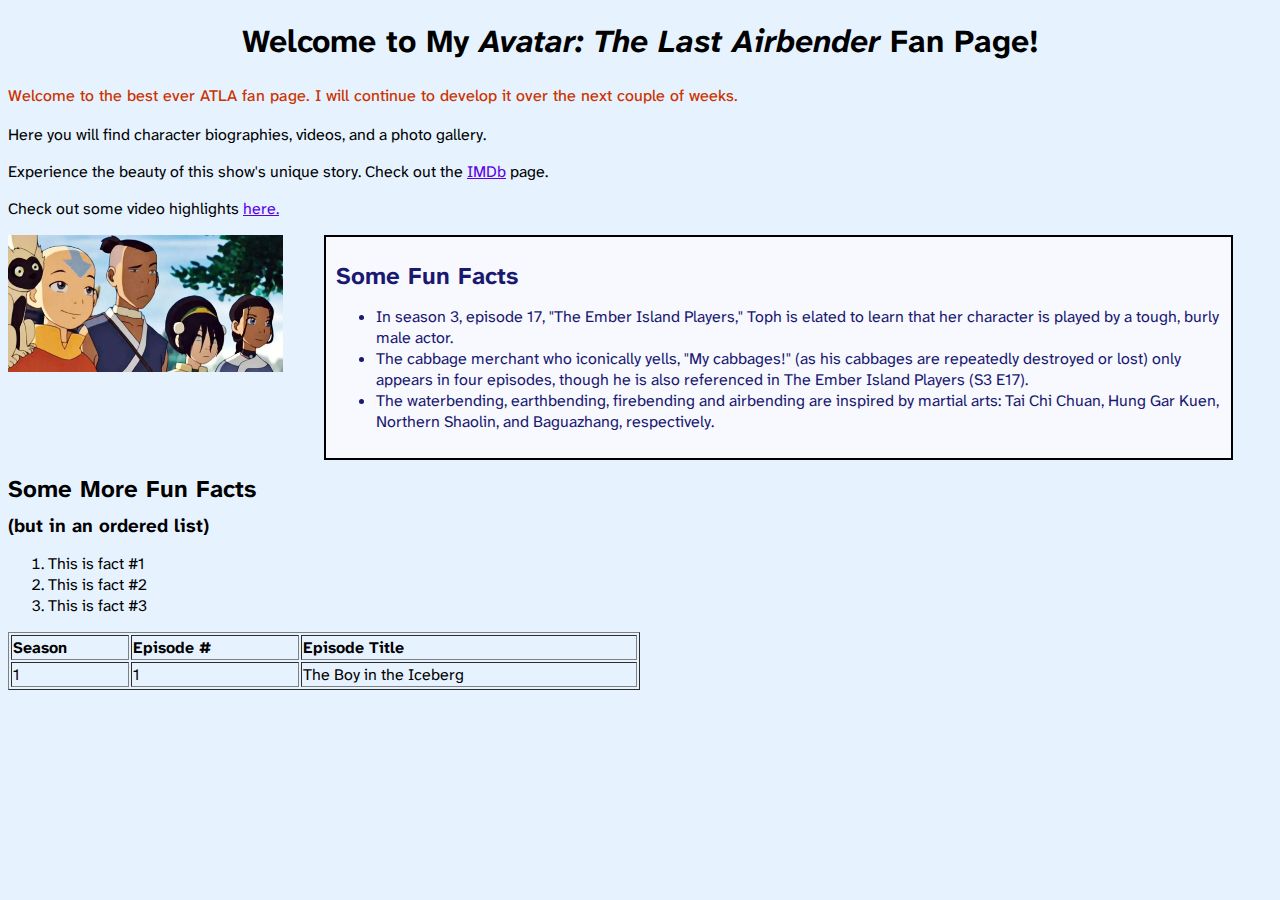
<file: Starter2/index.html>
<!doctype html>

<html lang="en">

<head>
  <meta charset="utf-8">
  <title>Welcome to My Fan Page</title>
  <meta name="description" content="This is the description that search engines will display. Aim for 145-155 characters.">
  <meta name="author" content="Insert the content author or owner name here">

  <!-- Link to your JS file -->
  <script src="scripts/script.js"></script>

  <!-- Link to your CSS file -->
  <link rel="stylesheet" href="css/style.css">

<link rel="preconnect" href="https://fonts.googleapis.com">
<link rel="preconnect" href="https://fonts.gstatic.com" crossorigin>
<link href="https://fonts.googleapis.com/css2?family=Atkinson+Hyperlegible+Mono:ital,wght@0,200..800;1,200..800&family=Atkinson+Hyperlegible+Next:ital,wght@0,200..800;1,200..800&display=swap" rel="stylesheet">

</head>


<body>
<!-- below, I make a division to center the heading -->
<div align="center"><h1>Welcome to My <em>Avatar: The Last Airbender</em> Fan Page!</h1></div>


<p class="subhead">Welcome to the best ever ATLA fan page. I will continue to develop it over the next couple of weeks.</p>

<p>Here you will find character biographies, videos, and a photo gallery.</p>

<p>Experience the beauty of this show's unique story. Check out the <a href="https://www.imdb.com/title/tt0417299/" target="_blank">IMDb</a> page.</p>

<p>Check out some video highlights <a href="video.html" target="_blank">here.</a></p>

<!-- this is invisible text just to use for notation. Use this so track doing. -->

<img src="images/last-airbender-image.webp" width="275" align="left" class="leftimage">

<div class="box1">
<h2 class="heading_lineheight1">Some Fun Facts</h2>

<ul>
  <li>In season 3, episode 17, "The Ember Island Players," Toph is elated to learn that her character is played by a tough, burly male actor.</li>
  <li>The cabbage merchant who iconically yells, "My cabbages!" (as his cabbages are repeatedly destroyed or lost) only appears in four episodes, though he is also referenced in The Ember Island Players (S3 E17).</li>
  <li>The waterbending, earthbending, firebending and airbending are inspired by martial arts: Tai Chi Chuan, Hung Gar Kuen, Northern Shaolin, and Baguazhang, respectively.</li>
</ul>
</div>

<h2 class="heading_lineheight1">Some More Fun Facts <h3 class="heading_lineheight1">(but in an ordered list)</h3></h2>
<ol>
  <li>This is fact #1</li>
  <li>This is fact #2</li>
  <li>This is fact #3</li>
</ol>

<table border="1" width="50%">
<tr>
<td><strong>Season</strong></td>
<td><strong>Episode #</strong></td>
<td><strong>Episode Title</strong></td>
</tr>
<td>1</td>
<td>1</td>
<td>The Boy in the Iceberg</td>
</tr>
</table>

</body>

</html>
</file>
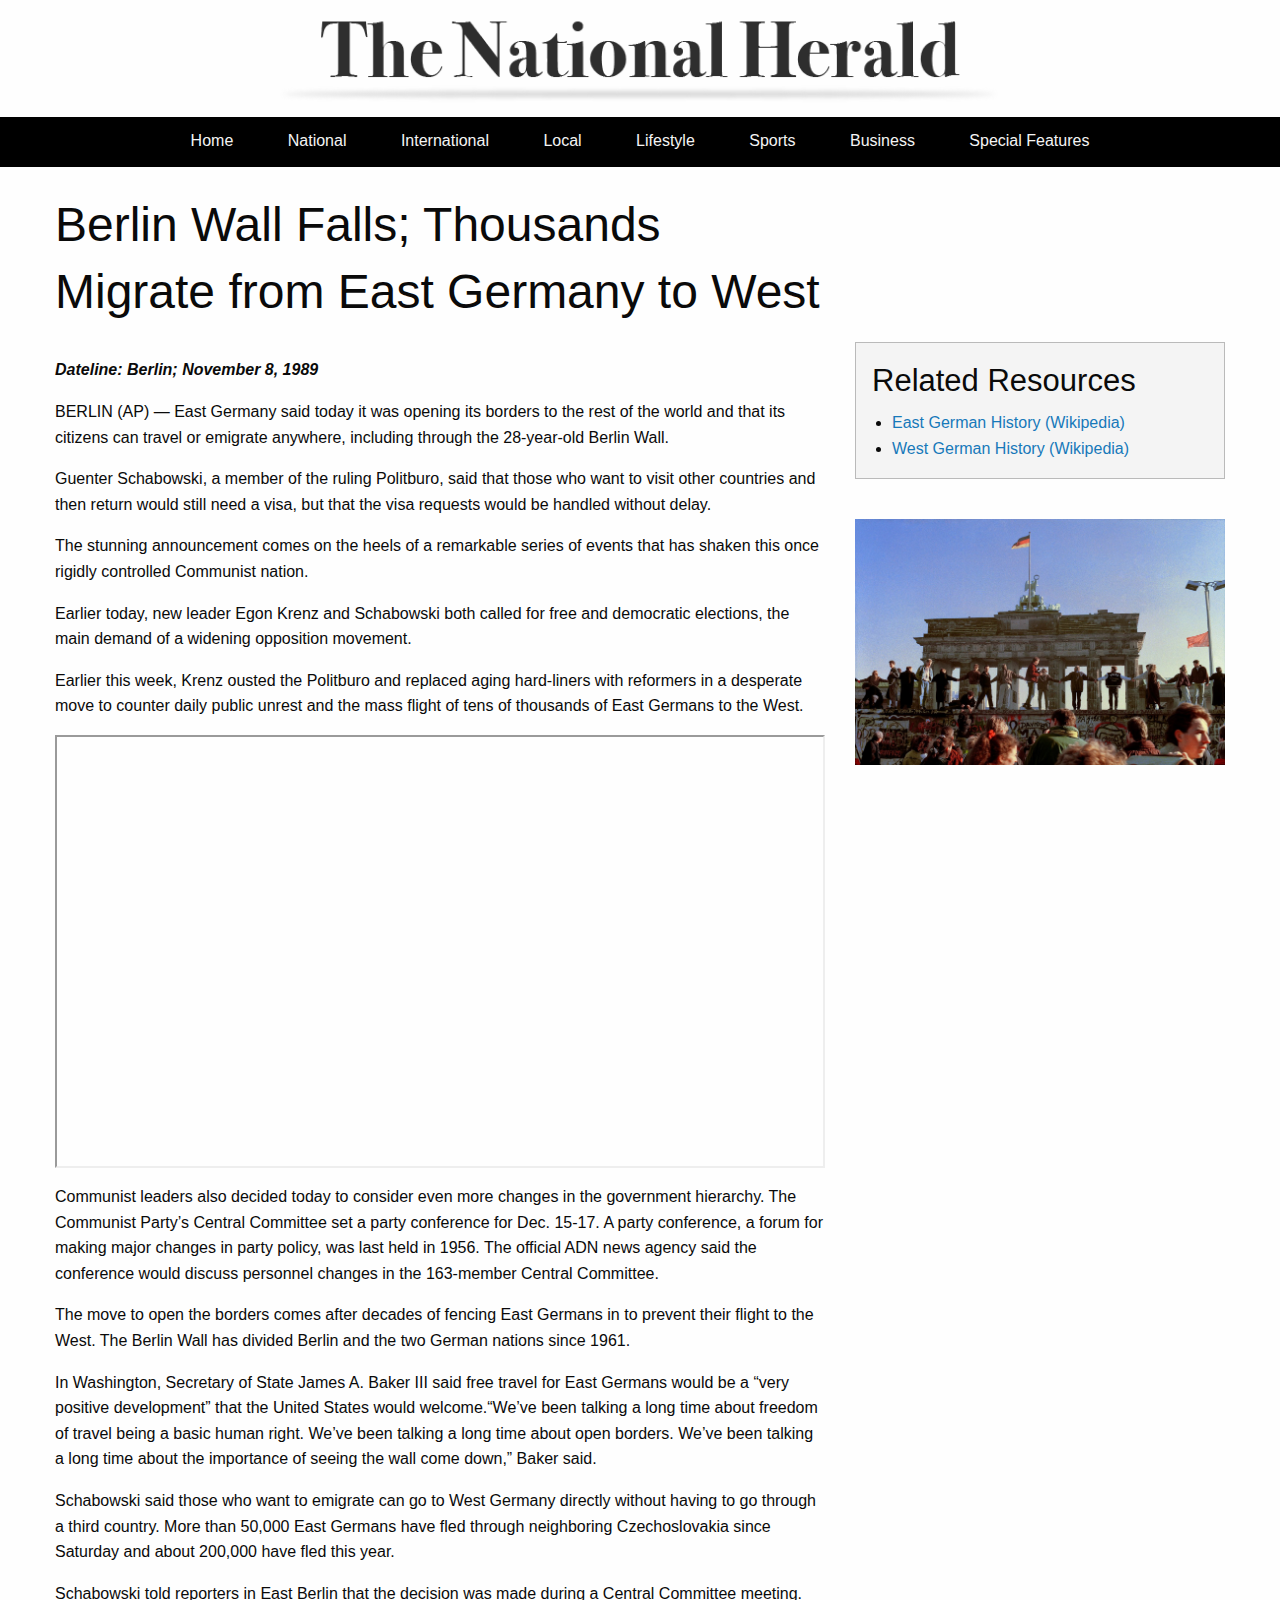
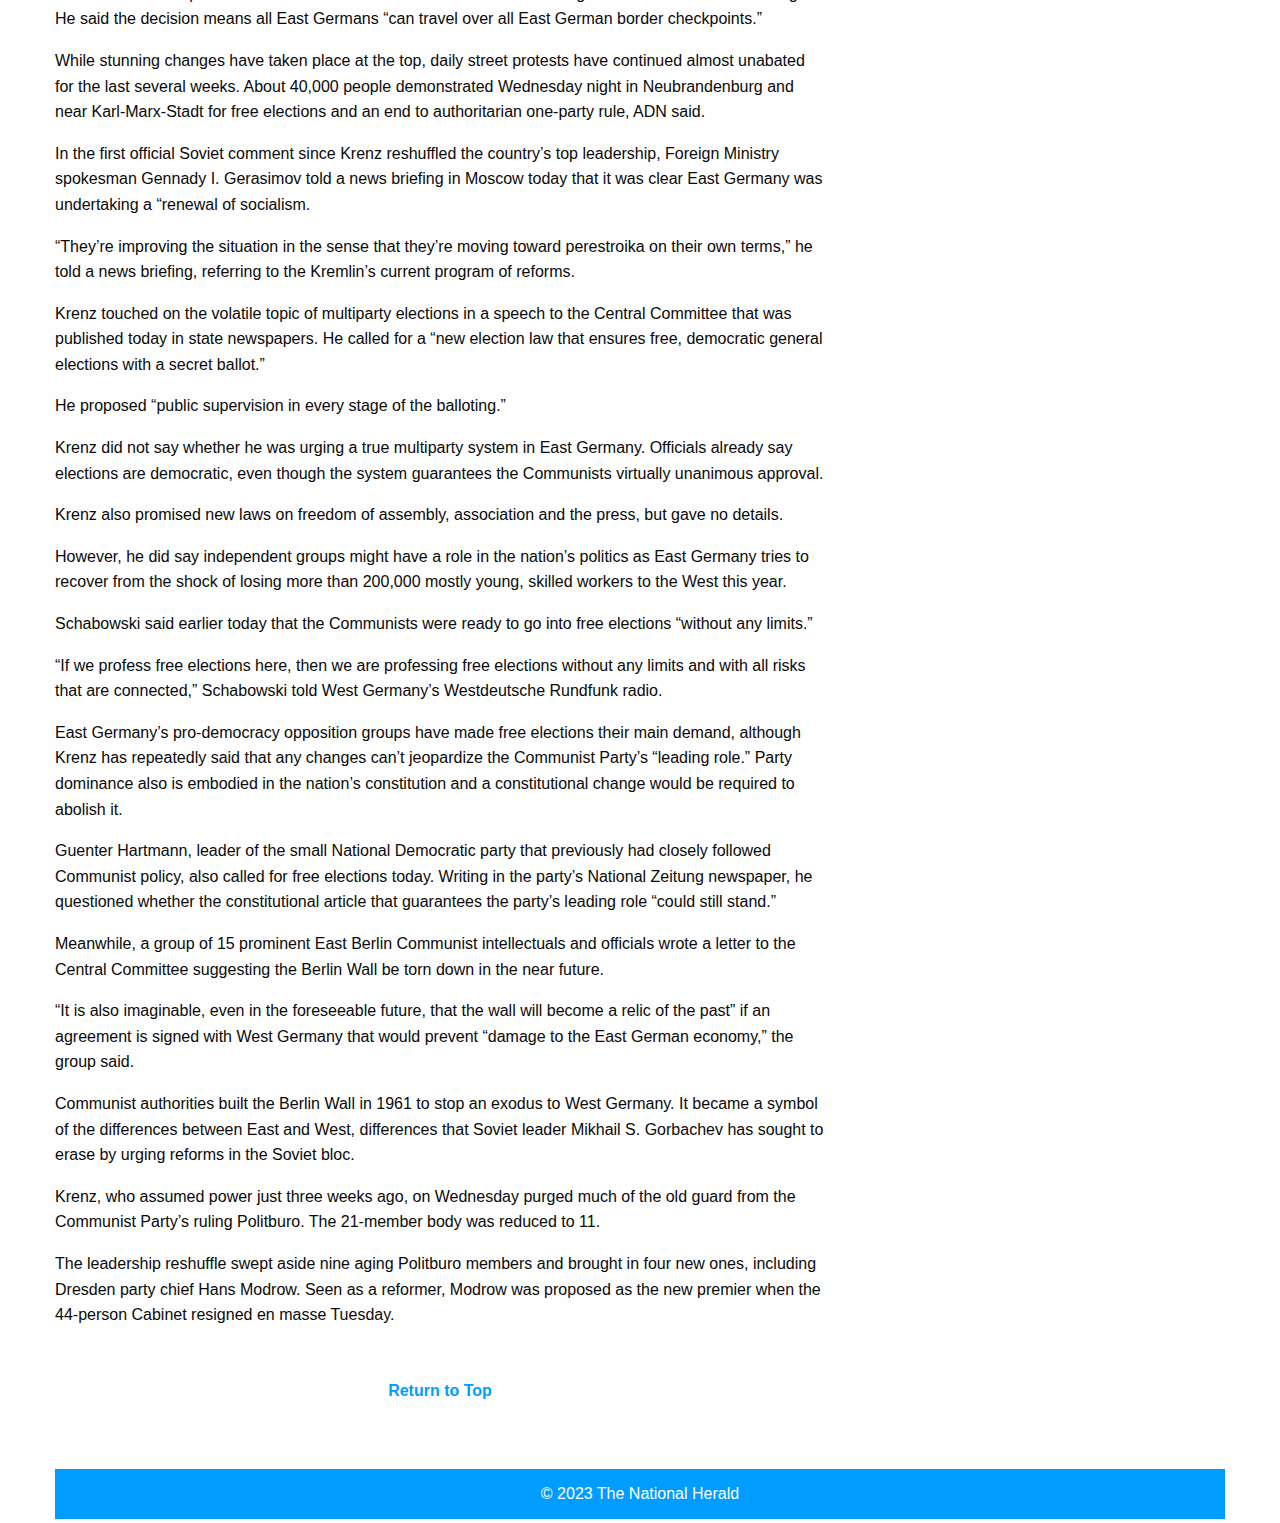
<file: Berlin/HTMLTemplate/index.html>
<!doctype html>
<html class="no-js" lang="en" dir="ltr">
<head>
<meta charset="utf-8">
<meta http-equiv="x-ua-compatible" content="ie=edge">
<meta name="viewport" content="width=device-width, initial-scale=1.0">
<title>Headline Headline Headline | The National Herald</title>
<link rel="stylesheet" href="css/foundation.css">
<link rel="stylesheet" href="css/app.css">


<!-- FILL OUT META TAGS! -->
<meta name="description" content="">
<meta name="author" content="The National Herald">

<!--TWITTER SUMMARY CARD-->
<meta name="twitter:card" content="summary_large_image">
<meta name="twitter:title" content="Headline Headline Headline">

<!--OPEN GRAPH CARD-->
<meta property="og:title" content="Headline Headline Headline">
<meta property="og:site_name" content="The National Herald">
<meta property="og:url" content="TBD">
<meta property="og:description" content="Lead Graph Goes Here.">
<meta property="og:type" content="website">
<meta property="og:image" content="TBD">

</head>
<body>

<!-- RETURN TO TOP -->
<a name="top"></a>
<!-- END RETURN TO TOP -->

<!-- SITE BRANDING -->
<div class="grid-container">
<div class="grid-x grid-padding-x">
<div class="large-12 cell">
<img src="images/tnh_branding.png" alt="The National Herald">
</div>
</div>
</div>
<!-- END SITE BRANDING -->

<!-- NAV BAR -->
<div class="grid-container fluid navStyle">
<div class="grid-x grid-padding-x">
<div class="large-12 cell">
<a href="#" class="navItem">Home</a>
<a href="#" class="navItem">National</a>
<a href="#" class="navItem">International</a>
<a href="#" class="navItem">Local</a>
<a href="#" class="navItem">Lifestyle</a>
<a href="#" class="navItem">Sports</a>
<a href="#" class="navItem">Business</a>
<a href="#" class="navItem">Special Features</a>
</div>
</div>
</div>
<!-- END NAV BAR -->

<!-- BODY COPY -->
<div class="grid-container">
<div class="grid-x grid-padding-x">
<div class="large-8 medium-8 small-12 cell">


<br>
<h1>Berlin Wall Falls; Thousands Migrate from East Germany to West</h1>
<br>
<p><b><i>Dateline: Berlin; November 8, 1989</i></b></p>

<p>BERLIN (AP) — East Germany said today it was opening its borders to the rest of the world and that its citizens can travel or emigrate anywhere, including through the 28-year-old Berlin Wall.</p>

<p>Guenter Schabowski, a member of the ruling Politburo, said that those who want to visit other countries and then return would still need a visa, but that the visa requests would be handled without delay.</p>

<p>The stunning announcement comes on the heels of a remarkable series of events that has shaken this once rigidly controlled Communist nation.</p>

<p>Earlier today, new leader Egon Krenz and Schabowski both called for free and democratic elections, the main demand of a widening opposition movement.</p>

<p>Earlier this week, Krenz ousted the Politburo and replaced aging hard-liners with reformers in a desperate move to counter daily public unrest and the mass flight of tens of thousands of East Germans to the West.</p>

<div class="responsive-embed widescreen"><iframe src="https://www.youtube.com/watch?v=IcmxPeVe4_c"></iframe></div>

<p>Communist leaders also decided today to consider even more changes in the government hierarchy. The Communist Party’s Central Committee set a party conference for Dec. 15-17. A party conference, a forum for making major changes in party policy, was last held in 1956. The official ADN news agency said the conference would discuss personnel changes in the 163-member Central Committee.</p>

<p>The move to open the borders comes after decades of fencing East Germans in to prevent their flight to the West. The Berlin Wall has divided Berlin and the two German nations since 1961.</p>

<p>In Washington, Secretary of State James A. Baker III said free travel for East Germans would be a “very positive development” that the United States would welcome.“We’ve been talking a long time about freedom of travel being a basic human right. We’ve been talking a long time about open borders. We’ve been talking a long time about the importance of seeing the wall come down,” Baker said.</p>

<p>Schabowski said those who want to emigrate can go to West Germany directly without having to go through a third country. More than 50,000 East Germans have fled through neighboring Czechoslovakia since Saturday and about 200,000 have fled this year.</p>

<p>Schabowski told reporters in East Berlin that the decision was made during a Central Committee meeting. He said the decision means all East Germans “can travel over all East German border checkpoints.”</p>

<p>While stunning changes have taken place at the top, daily street protests have continued almost unabated for the last several weeks. About 40,000 people demonstrated Wednesday night in Neubrandenburg and near Karl-Marx-Stadt for free elections and an end to authoritarian one-party rule, ADN said.</p>

<p>In the first official Soviet comment since Krenz reshuffled the country’s top leadership, Foreign Ministry spokesman Gennady I. Gerasimov told a news briefing in Moscow today that it was clear East Germany was undertaking a “renewal of socialism.</p>

<p>“They’re improving the situation in the sense that they’re moving toward perestroika on their own terms,” he told a news briefing, referring to the Kremlin’s current program of reforms.</p>

<p>Krenz touched on the volatile topic of multiparty elections in a speech to the Central Committee that was published today in state newspapers. He called for a “new election law that ensures free, democratic general elections with a secret ballot.”</p>

<p>He proposed “public supervision in every stage of the balloting.”</p>

<p>Krenz did not say whether he was urging a true multiparty system in East Germany. Officials already say elections are democratic, even though the system guarantees the Communists virtually unanimous approval.</p>

<p>Krenz also promised new laws on freedom of assembly, association and the press, but gave no details.</p>

<p>However, he did say independent groups might have a role in the nation’s politics as East Germany tries to recover from the shock of losing more than 200,000 mostly young, skilled workers to the West this year.</p>

<p>Schabowski said earlier today that the Communists were ready to go into free elections “without any limits.”</p>

<p>“If we profess free elections here, then we are professing free elections without any limits and with all risks that are connected,” Schabowski told West Germany’s Westdeutsche Rundfunk radio.</p>

<p>East Germany’s pro-democracy opposition groups have made free elections their main demand, although Krenz has repeatedly said that any changes can’t jeopardize the Communist Party’s “leading role.” Party dominance also is embodied in the nation’s constitution and a constitutional change would be required to abolish it.</p>

<p>Guenter Hartmann, leader of the small National Democratic party that previously had closely followed Communist policy, also called for free elections today. Writing in the party’s National Zeitung newspaper, he questioned whether the constitutional article that guarantees the party’s leading role “could still stand.”</p>

<p>Meanwhile, a group of 15 prominent East Berlin Communist intellectuals and officials wrote a letter to the Central Committee suggesting the Berlin Wall be torn down in the near future.</p>

<p>“It is also imaginable, even in the foreseeable future, that the wall will become a relic of the past” if an agreement is signed with West Germany that would prevent “damage to the East German economy,” the group said.</p>

<p>Communist authorities built the Berlin Wall in 1961 to stop an exodus to West Germany. It became a symbol of the differences between East and West, differences that Soviet leader Mikhail S. Gorbachev has sought to erase by urging reforms in the Soviet bloc.</p>

<p>Krenz, who assumed power just three weeks ago, on Wednesday purged much of the old guard from the Communist Party’s ruling Politburo. The 21-member body was reduced to 11.</p>

<p>The leadership reshuffle swept aside nine aging Politburo members and brought in four new ones, including Dresden party chief Hans Modrow. Seen as a reformer, Modrow was proposed as the new premier when the 44-person Cabinet resigned en masse Tuesday.</p>

<p class="rtt"><a href="#top">Return to Top</a></p>
</div>

<div class="large-4 medium-4 small-12 cell">
<div class="callout sidebar1">
	<h3>Related Resources</h3>
	<ul>
		<li><a href="https://en.wikipedia.org/wiki/East_Germany#History" target="_blank">East German History (Wikipedia)</a></li>
		<li><a href="https://en.wikipedia.org/wiki/West_Germany#History" target="_blank">West German History (Wikipedia)</a></li>
	</ul>
</div>
<br>
<img src="images/Photo1.jpg">


</div>
</div>
<!-- END BODY COPY -->

<!-- FOOTER BAR -->
<!-- NAV BAR -->
<div class="grid-container fluid footerStyle">
<div class="grid-x grid-padding-x">
<div class="large-12 cell">
<p>&copy; 2023 The National Herald</p>
</div>
</div>
</div>
<!-- END NAV BAR -->

<script src="js/vendor/jquery.js"></script>
<script src="js/vendor/what-input.js"></script>
<script src="js/vendor/foundation.js"></script>
<script src="js/app.js"></script>
</body>
</html>
</file>
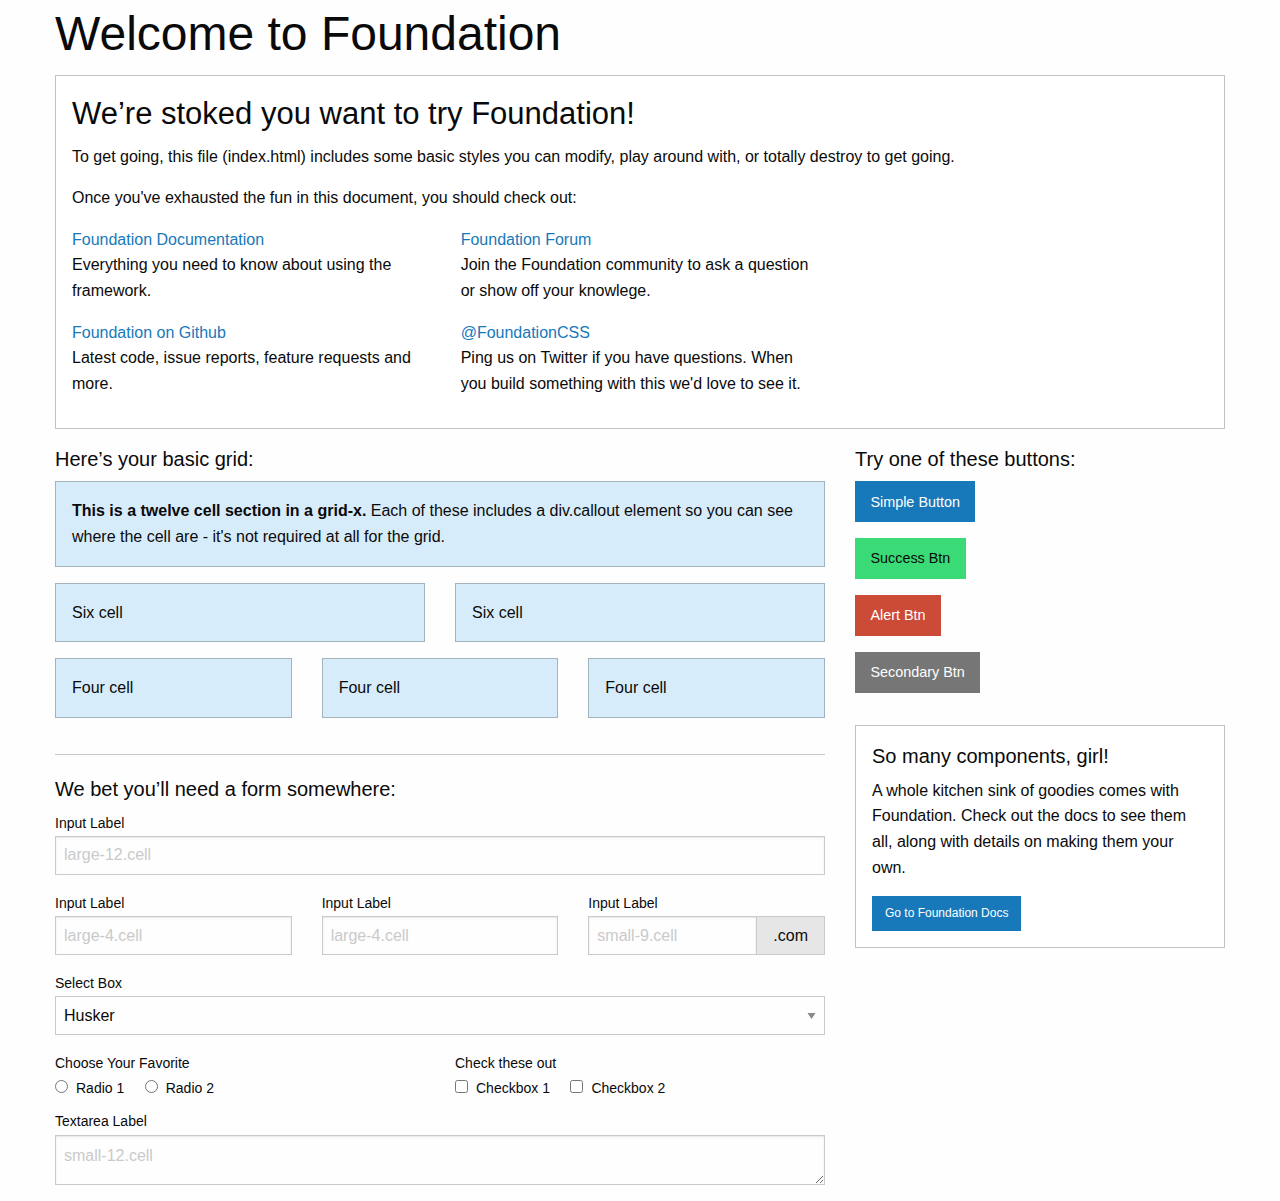
<file: Emily Condon/index_use-for-reference-only.html>
<!doctype html>
<html class="no-js" lang="en" dir="ltr">
  <head>
    <meta charset="utf-8">
    <meta http-equiv="x-ua-compatible" content="ie=edge">
    <meta name="viewport" content="width=device-width, initial-scale=1.0">
    <title>Foundation for Sites</title>
    <link rel="stylesheet" href="css/foundation.css">
    <link rel="stylesheet" href="css/app.css">
  </head>
<body>

    <div class="grid-container">
      <div class="grid-x grid-padding-x">
        <div class="large-12 cell">
          <h1>Welcome to Foundation</h1>
        </div>
      </div>

      <div class="grid-x grid-padding-x">
        <div class="large-12 cell">
          <div class="callout">
            <h3>We&rsquo;re stoked you want to try Foundation! </h3>
            <p>To get going, this file (index.html) includes some basic styles you can modify, play around with, or totally destroy to get going.</p>
            <p>Once you've exhausted the fun in this document, you should check out:</p>
            <div class="grid-x grid-padding-x">
              <div class="large-4 medium-4 cell">
                <p><a href="https://get.foundation/sites/docs/">Foundation Documentation</a><br />Everything you need to know about using the framework.</p>
              </div>
              <div class="large-4 medium-4 cell">
                <p><a href="https://github.com/foundation/foundation-sites/discussions">Foundation Forum</a><br />Join the Foundation community to ask a question or show off your knowlege.</p>
              </div>
            </div>
            <div class="grid-x grid-padding-x">
              <div class="large-4 medium-4 medium-push-2 cell">
                <p><a href="https://github.com/foundation/foundation-sites">Foundation on Github</a><br />Latest code, issue reports, feature requests and more.</p>
              </div>
              <div class="large-4 medium-4 medium-pull-2 cell">
                <p><a href="https://twitter.com/FoundationCSS">@FoundationCSS</a><br />Ping us on Twitter if you have questions. When you build something with this we'd love to see it.</p>
              </div>
            </div>
          </div>
        </div>
      </div>

      <div class="grid-x grid-padding-x">
        <div class="large-8 medium-8 cell">
          <h5>Here&rsquo;s your basic grid:</h5>
          <!-- Grid Example -->

          <div class="grid-x grid-padding-x">
            <div class="large-12 cell">
              <div class="primary callout">
                <p><strong>This is a twelve cell section in a grid-x.</strong> Each of these includes a div.callout element so you can see where the cell are - it's not required at all for the grid.</p>
              </div>
            </div>
          </div>
          <div class="grid-x grid-padding-x">
            <div class="large-6 medium-6 cell">
              <div class="primary callout">
                <p>Six cell</p>
              </div>
            </div>
            <div class="large-6 medium-6 cell">
              <div class="primary callout">
                <p>Six cell</p>
              </div>
            </div>
          </div>
          <div class="grid-x grid-padding-x">
            <div class="large-4 medium-4 small-4 cell">
              <div class="primary callout">
                <p>Four cell</p>
              </div>
            </div>
            <div class="large-4 medium-4 small-4 cell">
              <div class="primary callout">
                <p>Four cell</p>
              </div>
            </div>
            <div class="large-4 medium-4 small-4 cell">
              <div class="primary callout">
                <p>Four cell</p>
              </div>
            </div>
          </div>

          <hr />

          <h5>We bet you&rsquo;ll need a form somewhere:</h5>
          <form>
            <div class="grid-x grid-padding-x">
              <div class="large-12 cell">
                <label>Input Label</label>
                <input type="text" placeholder="large-12.cell" />
              </div>
            </div>
            <div class="grid-x grid-padding-x">
              <div class="large-4 medium-4 cell">
                <label>Input Label</label>
                <input type="text" placeholder="large-4.cell" />
              </div>
              <div class="large-4 medium-4 cell">
                <label>Input Label</label>
                <input type="text" placeholder="large-4.cell" />
              </div>
              <div class="large-4 medium-4 cell">
                <div class="grid-x">
                  <label>Input Label</label>
                  <div class="input-group">
                    <input type="text" placeholder="small-9.cell" class="input-group-field" />
                    <span class="input-group-label">.com</span>
                  </div>
                </div>
              </div>
            </div>
            <div class="grid-x grid-padding-x">
              <div class="large-12 cell">
                <label>Select Box</label>
                <select>
                  <option value="husker">Husker</option>
                  <option value="starbuck">Starbuck</option>
                  <option value="hotdog">Hot Dog</option>
                  <option value="apollo">Apollo</option>
                </select>
              </div>
            </div>
            <div class="grid-x grid-padding-x">
              <div class="large-6 medium-6 cell">
                <label>Choose Your Favorite</label>
                <input type="radio" name="pokemon" value="Red" id="pokemonRed"><label for="pokemonRed">Radio 1</label>
                <input type="radio" name="pokemon" value="Blue" id="pokemonBlue"><label for="pokemonBlue">Radio 2</label>
              </div>
              <div class="large-6 medium-6 cell">
                <label>Check these out</label>
                <input id="checkbox1" type="checkbox"><label for="checkbox1">Checkbox 1</label>
                <input id="checkbox2" type="checkbox"><label for="checkbox2">Checkbox 2</label>
              </div>
            </div>
            <div class="grid-x grid-padding-x">
              <div class="large-12 cell">
                <label>Textarea Label</label>
                <textarea placeholder="small-12.cell"></textarea>
              </div>
            </div>
          </form>
        </div>

        <div class="large-4 medium-4 cell">
          <h5>Try one of these buttons:</h5>
          <p><a href="#" class="button">Simple Button</a><br/>
            <a href="#" class="success button">Success Btn</a><br/>
            <a href="#" class="alert button">Alert Btn</a><br/>
            <a href="#" class="secondary button">Secondary Btn</a></p>
          <div class="callout">
            <h5>So many components, girl!</h5>
            <p>A whole kitchen sink of goodies comes with Foundation. Check out the docs to see them all, along with details on making them your own.</p>
            <a href="https://get.foundation/sites/docs/" class="small button">Go to Foundation Docs</a>
          </div>
        </div>
      </div>
    </div>


    <script src="js/vendor/jquery.js"></script>
    <script src="js/vendor/what-input.js"></script>
    <script src="js/vendor/foundation.js"></script>
    <script src="js/app.js"></script>
  </body>
</html>
</file>
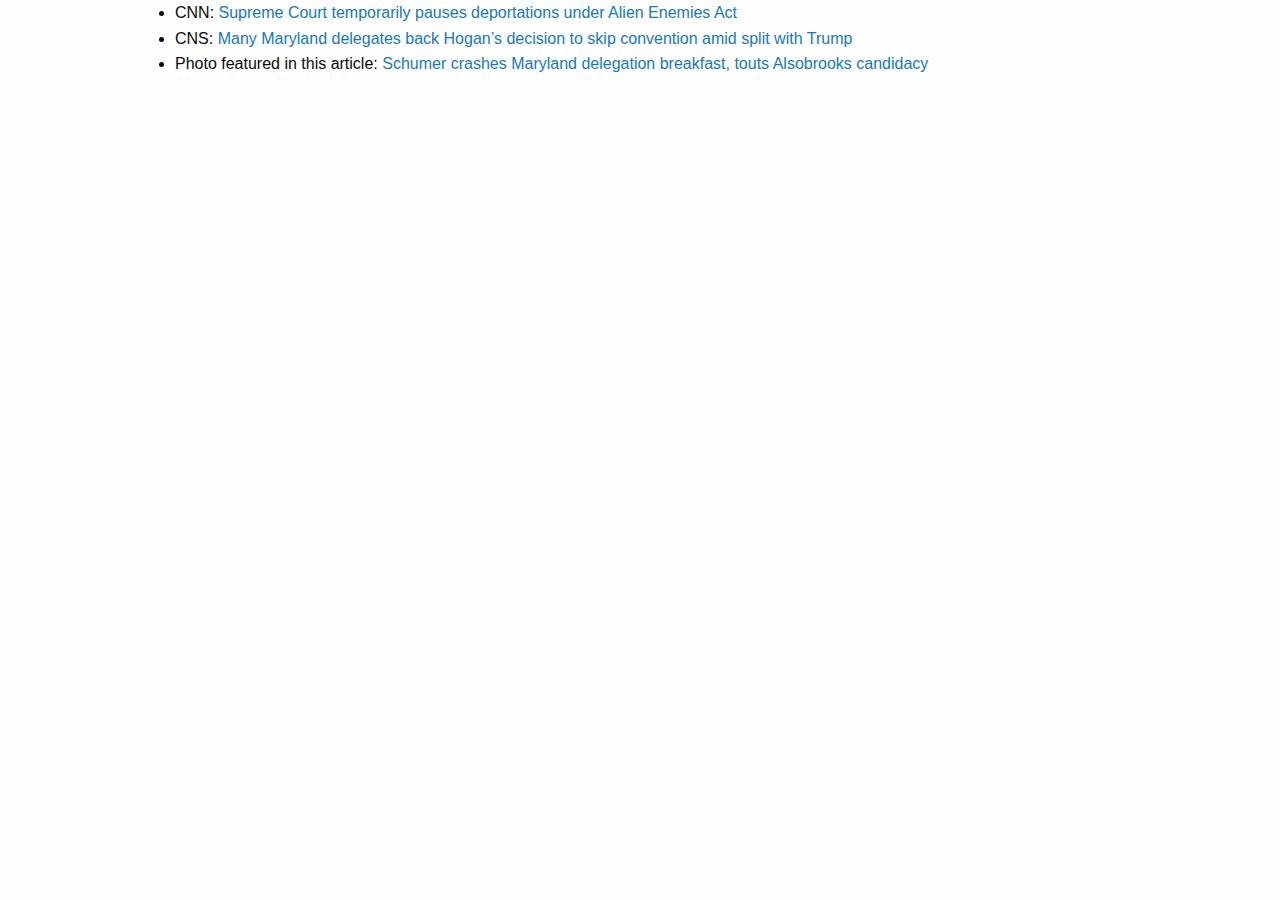
<file: Emily Condon/my_work.html>
<!doctype html>
<html class="no-js" lang="en" dir="ltr">
<head>
<meta charset="utf-8">
<meta http-equiv="x-ua-compatible" content="ie=edge">
<meta name="viewport" content="width=device-width, initial-scale=1.0">
<title>Emily Condon</title>
<meta name="description" content="Emily Condon Portfolio">
<link rel="stylesheet" href="css/foundation.css">
<link rel="stylesheet" href="css/app.css">
</head>
<body>

<!-- BODY COPY -->
<div class="grid-container">

<div class="grid-x grid-padding-x">
  <div class="large-1 medium-1 small-1 cell">
    <p></p>
  </div>

  <div class="large-10 medium-10 small-10 cell">
  <ul>
    <li>CNN: <a href="https://www.cnn.com/2025/04/18/politics/boasberg-deportation-flights-alien-enemies-act/index.html" target="_blank">Supreme Court temporarily pauses deportations under Alien Enemies Act</a></li>
    <li>CNS: <a href="https://cnsmaryland.org/2024/07/18/many-maryland-delegates-back-hogans-decision-to-skip-convention-amid-split-with-trump/" target="_blank">Many Maryland delegates back Hogan’s decision to skip convention amid split with Trump</a></li>
    <li>Photo featured in this article: <a href="https://cnsmaryland.org/2024/08/19/schumer-crashes-maryland-delegation-breakfast-touts-alsobrooks-candidacy" target="_blank">Schumer crashes Maryland delegation breakfast, touts Alsobrooks candidacy</a></li>
  </ul>
  </div>
</div>


</div>





<script src="js/vendor/jquery.js"></script>
<script src="js/vendor/what-input.js"></script>
<script src="js/vendor/foundation.js"></script>
<script src="js/app.js"></script>
</body>
</html>
</file>
<file: Boxes/css/style.css>
body {
  background-color:#ffffff;


.box1{
width:300px;
height:300px;
background-color:#f89828;
color:white;
}

.box2{
width:400px;
height:100px;
background-color:#000000;
color:white;
border-style:solid;
border-color:red;
border-width:2px;
}

.box3{
width:50%;
height:140px;
background-color:#ac2af2;
color:#848484;
margin:30px;
padding: 10px 10px 0px 10px;
}

.box4{
width:100%;
height:100%;
background-color:#f4f4f4;
color:black;
text-align:center;
padding: 40px 40px 40px;
}


}
</file>
<file: Emily Condon/css/app.css>
.rtt {
	text-align: center;
	margin-top: 20px;
}
.rtt a {
	color: #009cff;
	text-decoration: none;
}
.rtt a:hover {
	color: #09639c;
}

.leftimage{
  margin-right: 35px;
  float: left;
}
</file>
<file: Foundation Midterm/css/app.css>
.rtt {
	text-align: center;
	margin-top: 40px;
}
.rtt a {
	color: #009cff;
	text-decoration: none;
	font-weight: bold;
}
.rtt a:hover {
	color: #09639c;
}

.content {
  max-width: 500px;
  margin: auto;
  padding: 10px;
}
</file>
<file: FoundationStarterWeek7/css/app.css>
.topheader {
	background-color:#f4f4f4;
	color: #000;
	font-size: 40px;
	text-align: left;
}

.box1 {
	background-color: #ff0000;
	color:#ffff;
}

.box2{
	background-color:#999999;
	color:#ffff;
}

.box3{
	background-color:#666666;
	color:#ffff;
}

.box4{
	background-color:#333333;
	color:#ffff;
}

.box5{
	background-color:#cfa339;
	color:#ffff;
}

.box6{
	background-color:#55148c;
	color:#ffff;
}

.box7{
	background-color:#376d6a;
	color:#ffff;
}

.box8{
	background-color:#000000;
	color:#ffff;
}

.box9{
	background-color:#008000;
	color:#ffff;
}

.box10{
	background-color:#ff66cc;
	color:#ffff;
}

.box11{
	background-color:#7b3f00;
	color:#ffff;
}

.box12{
	background-color:#ff5733;
	color:#ffff;
}

.box13{
	background-color:#33a2ff;
	color:#ffff;
}

.box14{
	background-color:#5e1769;
	color:#ffff;
}

.box15{
	background-color:#775f66;
	color:#ffff;
}

.box16{
	background-color:#93a496;
	color:#ffff;
}
</file>
<file: Starter/css/style.css>
body {
  /*Note way to do background white is background-color:#ffffff; One I liked was #e6fff3*/
  background-color:#e6f3ff;
  font-family: "Atkinson Hyperlegible Next", serif;
  font-optical-sizing: auto;
  font-weight: <weight>;
  font-style: normal;


  a {
    color: #5c00e6;
  }
  a:hover {
    color: #3366ff;
  }

  .subhead {
    color: #cc3300;
    font-weight:460;
    line-height: 1.5rem;
  }

  .leftimage{
    margin-right: 35px;
  }
  
  .heading_lineheight1{
    line-height:0.8;
  }

}

/*this is an invisible thing just to use for notation/ comment*/
</file>
<file: Starter2/css/style.css>
body {
  /*Note way to do background white is background-color:#ffffff; One I liked was #e6fff3*/
  background-color:#e6f3ff;
  font-family: "Atkinson Hyperlegible Next", serif;
  font-optical-sizing: auto;
  font-weight: <weight>;
  font-style: normal;


  a {
    color: #5c00e6;
  }
  a:hover {
    color: #3366ff;
  }

  .subhead {
    color: #cc3300;
    font-weight:460;
    line-height: 1.5rem;
  }

  .leftimage{
    margin-right: 35px;
  }
  
  .heading_lineheight1{
    line-height:0.8;
  }

  .box1{
    width:70%;
    height:20%;
    background-color:ghostwhite;
    color:MidnightBlue;
    border:solid black 2px;
    margin-left:25%;
    padding: 10px 10px;
  }

}

/*this is an invisible thing just to use for notation/ comment*/
</file>
<file: Berlin/HTMLTemplate/css/app.css>
/* GLOBAL ARTICLE STYLES */

body {

}

h1 {

}

p {

}


.navStyle {
	background-color: #000;
	color: #fff;
	height: 50px;
	padding: 12px;
	text-align: center;
}
.navStyle a {
	color: #f4f4f4;
	text-decoration: none;
}
.navStyle a:hover {
	color: #009cff;
}
.navItem {
	margin: 0 25px 0 25px;
}
.bodyCopy {
	padding: 50px 0 0 0;
}
.footerStyle {
	background-color: #009cff;
	color: #fff;
	padding: 12px;
	height: 50px;
	text-align: center;
	margin-top: 50px;
}
.rtt {
	text-align: center;
	margin-top: 50px;
}
.rtt a {
	color: #009cff;
	text-decoration: none;
	font-weight: bold;
}
.rtt a:hover {
	color: #09639c;
}
.sidebar1 {
	background-color: #f4f4f4;
	margin-top:175px;
}
</file>
